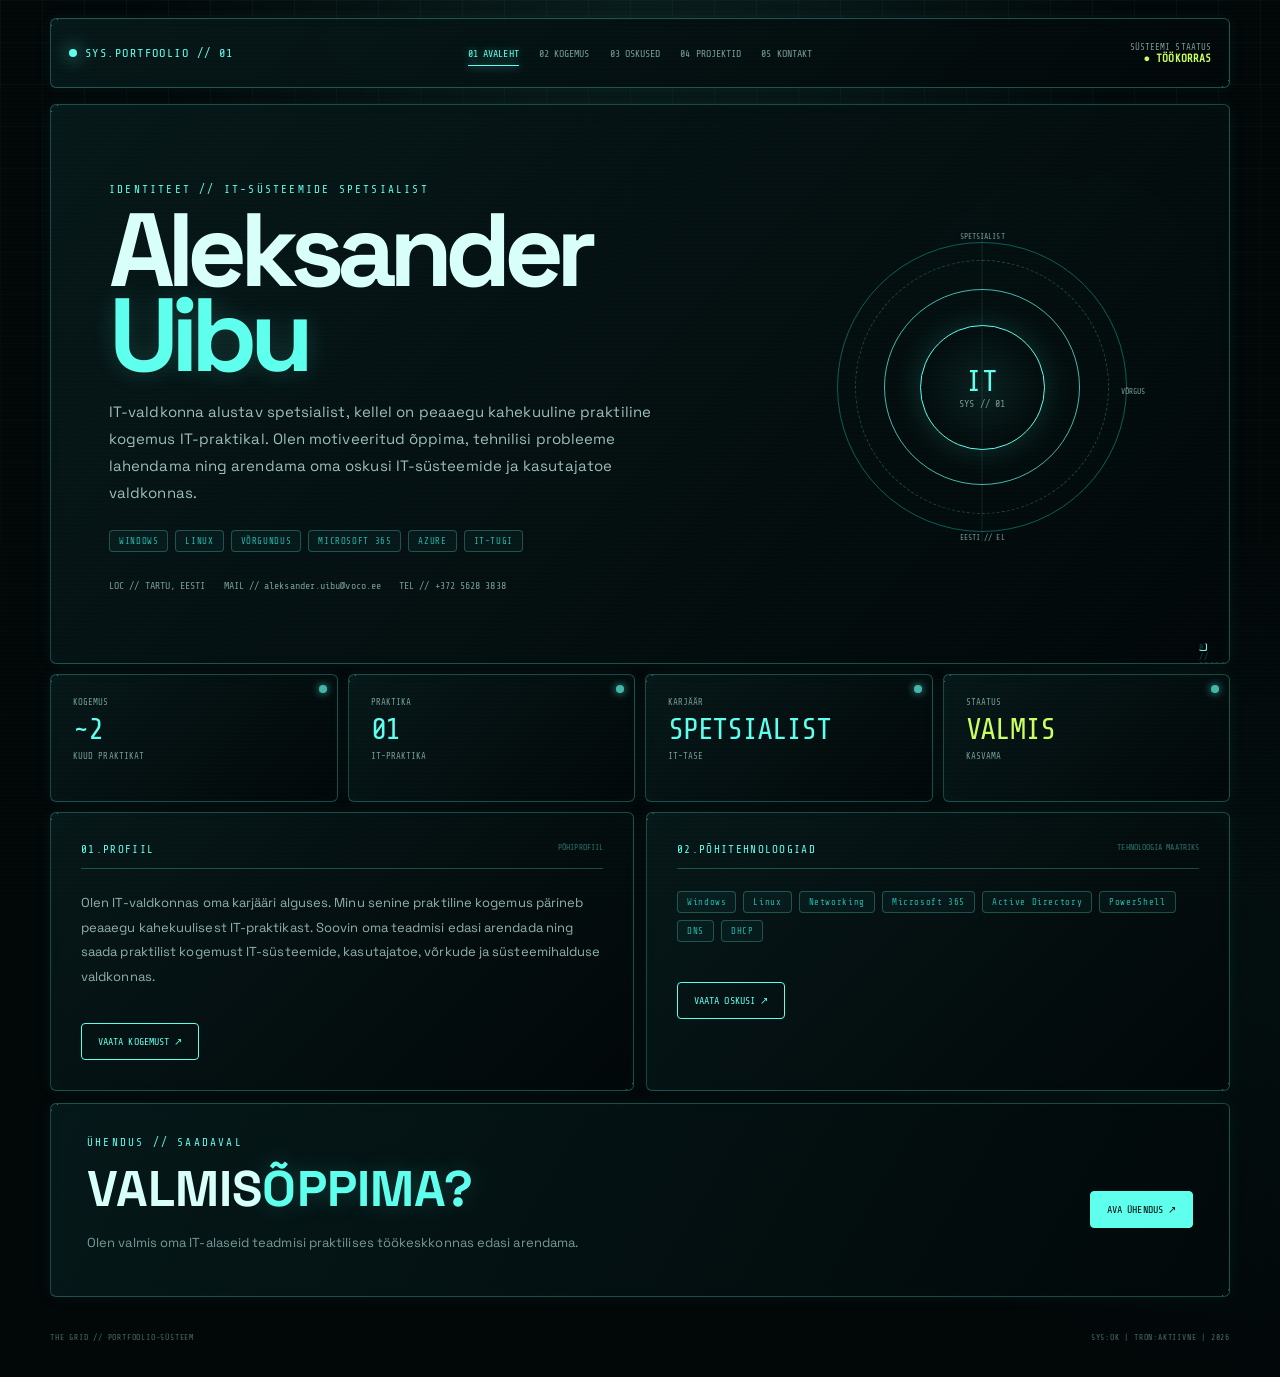
<file: index.html>
<!doctype html>
<html lang="et">
    <head>
        <meta charset="utf-8">
        <meta name="viewport" content="width=device-width, initial-scale=1">
            <title>Aleksander Uibu // IT-süsteemide spetsialist</title>
            <link rel="stylesheet" href="css/style.css">
            <link rel="stylesheet" href="css/gridcn.css">
            <link rel="stylesheet" href="css/responsive.css">
    </head>
    <body>
        <div class="grid-bg"></div>
        <div class="scanlines"></div>
        <header class="site-header hud">
            <a class="logo" href="index.html"><i></i>SYS.PORTFOOLIO // 01 </a>
            <nav class="nav">
                <a class="active" href="index.html">01 AVALEHT</a>
                <a href="experience.html">02 KOGEMUS</a>
                <a href="skills.html">03 OSKUSED</a>
                <a href="projects.html">04 PROJEKTID</a>
                <a href="contact.html">05 KONTAKT</a>
            </nav>
            <div class="system-status">SÜSTEEMI STAATUS<strong>● TÖÖKORRAS</strong></div>
        </header>
        <main class="page">
            <!-- =====================================================
                HERO
            ===================================================== -->
            <section class="hero hud reveal" id="profile">
                <div><div class="eyebrow">IDENTITEET // IT-SÜSTEEMIDE SPETSIALIST</div>
                    <h1>Aleksander<br><span>Uibu</span></h1>
                    <p class="lead">
                        IT-valdkonna alustav spetsialist, kellel on
                        peaaegu kahekuuline praktiline kogemus IT-praktikal.
                        Olen motiveeritud õppima, tehnilisi probleeme lahendama
                        ning arendama oma oskusi IT-süsteemide ja kasutajatoe
                        valdkonnas.
                    </p>
                    <div class="tags">
                        <span class="tag">WINDOWS</span>
                        <span class="tag">LINUX</span>
                        <span class="tag">VÕRGUNDUS</span>
                        <span class="tag">MICROSOFT 365</span>
                        <span class="tag">AZURE</span>
                        <span class="tag">IT-TUGI</span>
                    </div>
                    <div class="contact-strip">
                        <span>LOC // TARTU, EESTI</span>
                        <a href="mailto:uibualeksander@gmail.com">MAIL // aleksander.uibu@voco.ee</a>
                        <a href="tel:+37256283838">TEL // +372 5628 3838</a>
                    </div>
                </div>
                <!-- IDENTITEET DISC -->
                <div class="identity-disc">
                    <div class="disc-ring"></div>
                    <div class="disc-ring dashed"></div>
                    <div class="disc-ring inner"></div>
                    <div class="disc-core">IT<small>SYS // 01</small></div>
                    <span class="disc-label top">SPETSIALIST</span>
                    <span class="disc-label right">VÕRGUS</span>
                    <span class="disc-label bottom">EESTI // EL</span>
                </div>
            </section>
            <!-- =====================================================
                REAL KOGEMUS METRICS
            ===================================================== -->
            <section class="metrics">
                <article class="data-card hud reveal">
                    <span>KOGEMUS</span>
                    <strong>~2</strong>
                    <small>KUUD PRAKTIKAT</small>
                </article>
                <article class="data-card hud reveal">
                    <span>PRAKTIKA</span>
                    <strong>01</strong>
                    <small>IT-PRAKTIKA</small>
                </article>
                <article class="data-card hud reveal">
                    <span>KARJÄÄR</span>
                    <strong>SPETSIALIST</strong>
                    <small>IT-TASE</small>
                </article>
                <article class="data-card hud reveal">
                    <span>STAATUS</span>
                    <strong class="green">VALMIS</strong>
                    <small>KASVAMA</small>
                </article>
            </section>
            <!-- =====================================================
                PROFIIL / STACK
            ===================================================== -->
            <section class="section-grid">
                <article class="panel hud reveal">
                    <div class="section-head">
                        <span>01.PROFIIL</span>
                        <em>PÕHIPROFIIL</em>
                    </div>
                    <p class="body-text">
                        Olen IT-valdkonnas oma karjääri alguses.
                        Minu senine praktiline kogemus pärineb
                        peaaegu kahekuulisest IT-praktikast.

                        Soovin oma teadmisi edasi arendada ning saada
                        praktilist kogemust IT-süsteemide, kasutajatoe,
                        võrkude ja süsteemihalduse valdkonnas.
                    </p>
                    <a class="button secondary" href="experience.html">VAATA KOGEMUST ↗</a>
                </article>
                <article class="panel hud reveal">
                    <div class="section-head">
                        <span>02.PÕHITEHNOLOOGIAD</span>
                        <em>TEHNOLOOGIA MAATRIKS</em>
                    </div>
                    <div class="chip-grid">
                        <span>Windows</span>
                        <span>Linux</span>
                        <span>Networking</span>
                        <span>Microsoft 365</span>
                        <span>Active Directory</span>
                        <span>PowerShell</span>
                        <span>DNS</span>
                        <span>DHCP</span>
                    </div>
                    <a class="button secondary" href="skills.html">VAATA OSKUSI ↗</a>
                </article>
            </section>
            <!-- =====================================================
                CTA
            ===================================================== -->
            <section class="cta hud reveal">
                <div>
                    <div class="eyebrow">ÜHENDUS // SAADAVAL</div>
                    <h2>VALMIS<span>ÕPPIMA?</span></h2>
                    <p>
                        Olen valmis oma IT-alaseid teadmisi
                        praktilises töökeskkonnas edasi arendama.
                    </p>
                </div>
                <a class="button" href="contact.html">AVA ÜHENDUS ↗</a>
            </section>
        </main>
        <footer>
            <span>THE GRID // PORTFOOLIO-SÜSTEEM</span>
            <span>SYS:OK | TRON:AKTIIVNE | 2026</span>
        </footer>
        <script src="js/index.js"></script>
    </body>
</html>
</file>
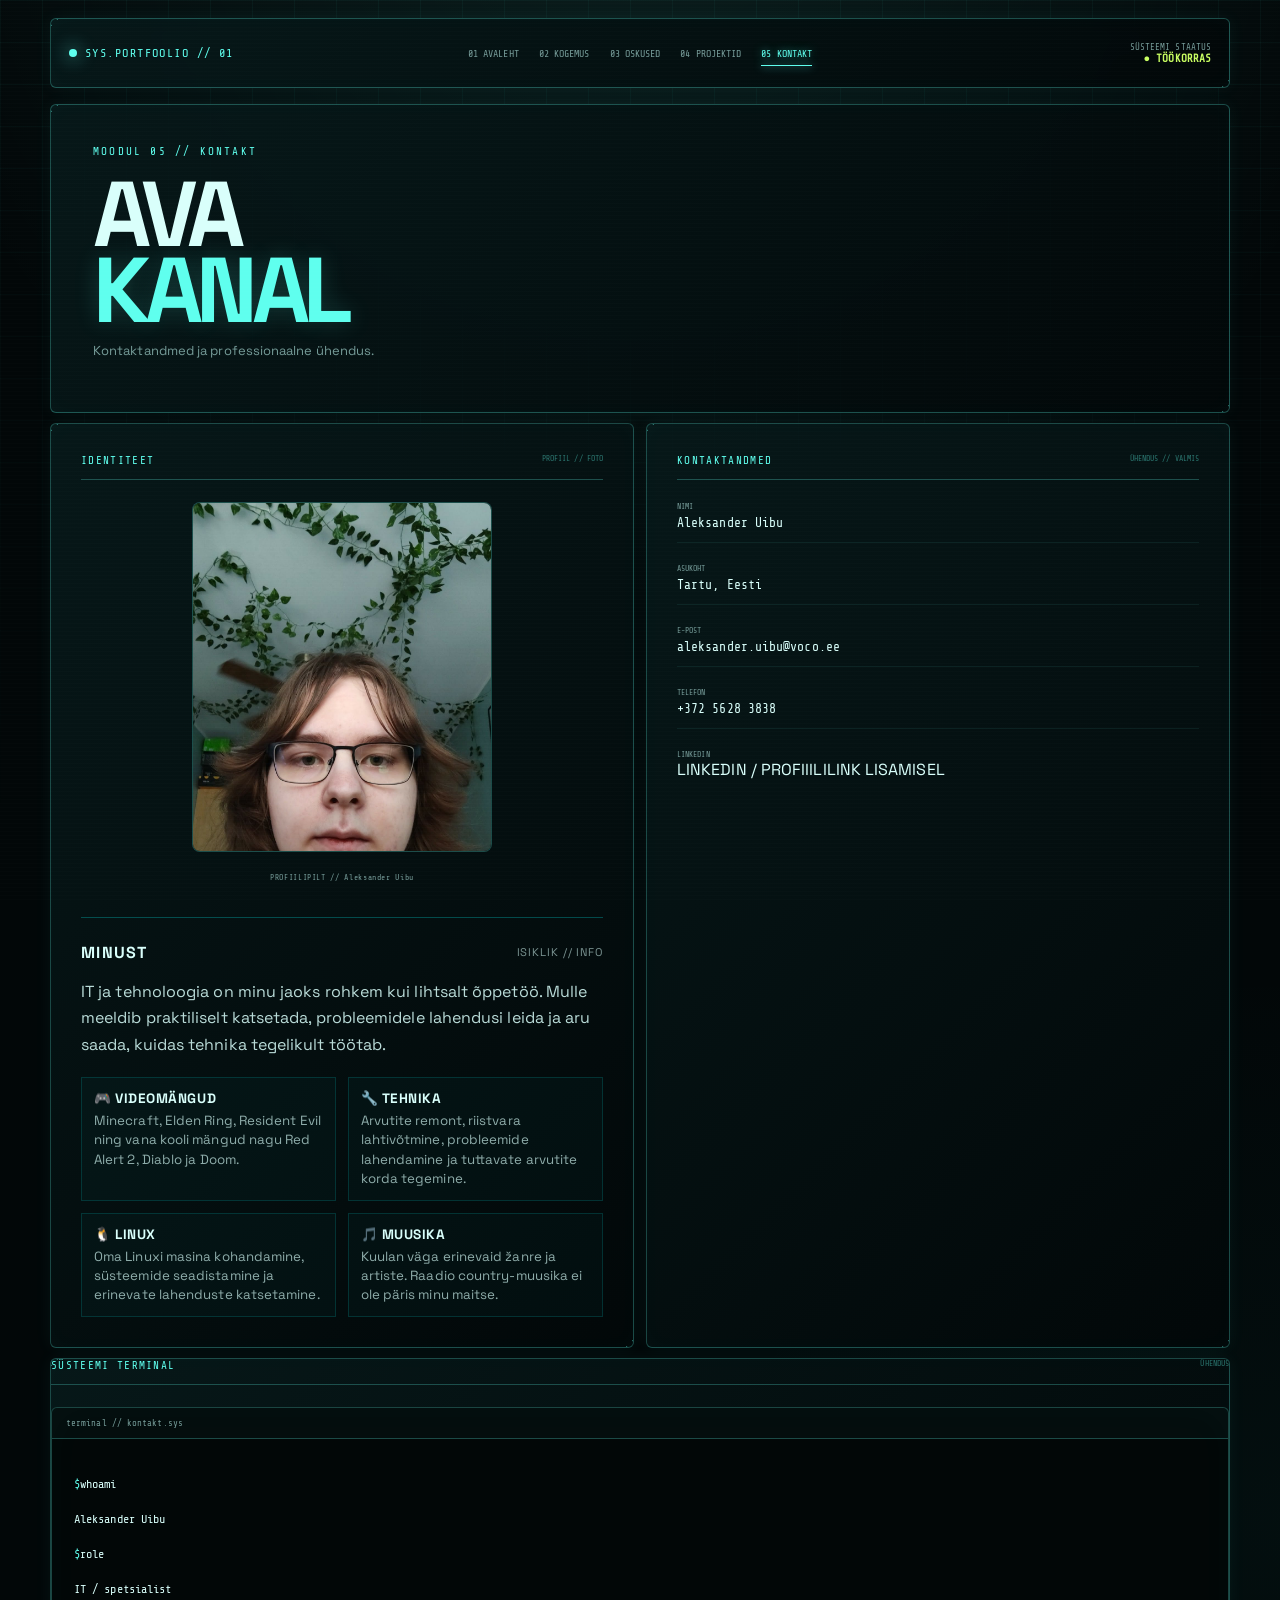
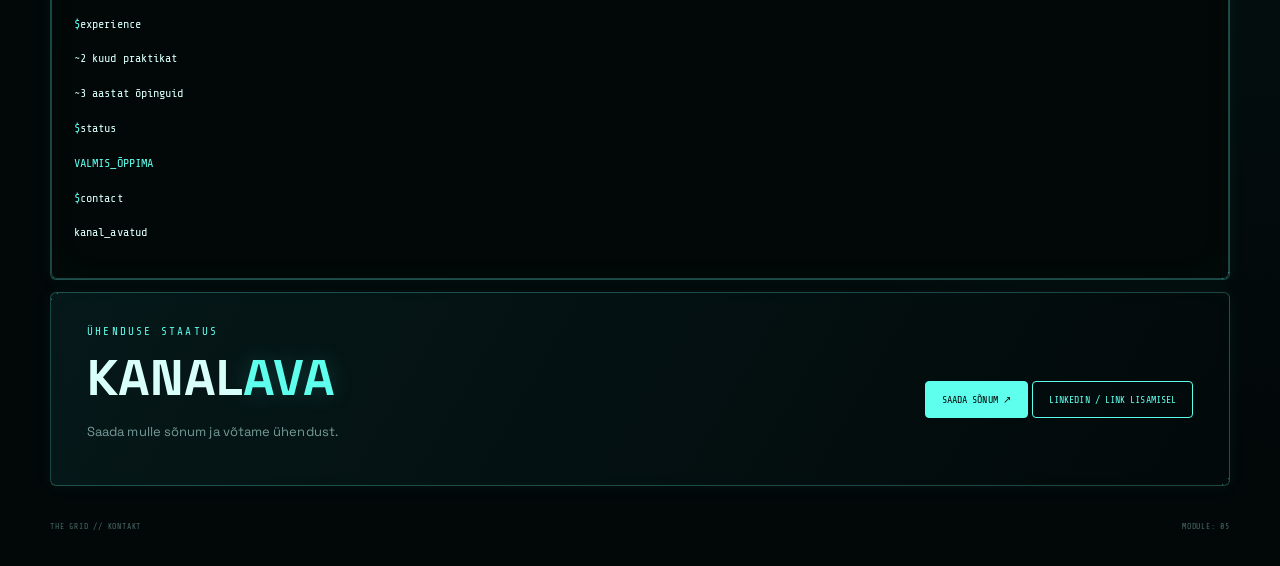
<file: contact.html>
<!doctype html>
<html lang="et">
    <head>
        <meta charset="utf-8">
        <meta name="viewport" content="width=device-width, initial-scale=1">
        <title>Kontakt // Aleksander Uibu</title>
        <link rel="stylesheet" href="css/style.css">
        <link rel="stylesheet" href="css/gridcn.css">
        <link rel="stylesheet" href="css/responsive.css">

        <style>
            /* =====================================================
               MINUST – profiilipildi all
            ===================================================== */

            .about-profile {
                margin-top: 2rem;
                padding-top: 1.5rem;
                border-top: 1px solid rgba(0, 255, 255, 0.25);
            }

            .about-profile-head {
                display: flex;
                justify-content: space-between;
                align-items: center;
                gap: 1rem;
                margin-bottom: 1rem;
            }

            .about-profile-head span {
                font-weight: 700;
                letter-spacing: 0.08em;
            }

            .about-profile-head em {
                font-size: 0.7rem;
                opacity: 0.55;
                font-style: normal;
                letter-spacing: 0.08em;
            }

            .about-profile p {
                margin: 0 0 1.2rem;
                line-height: 1.65;
                opacity: 0.85;
            }

            .hobby-list {
                display: grid;
                grid-template-columns: repeat(2, minmax(0, 1fr));
                gap: 0.7rem;
            }

            .hobby-item {
                padding: 0.75rem;
                border: 1px solid rgba(0, 255, 255, 0.14);
                background: rgba(0, 255, 255, 0.025);
            }

            .hobby-item strong {
                display: block;
                margin-bottom: 0.25rem;
                font-size: 0.85rem;
                letter-spacing: 0.04em;
            }

            .hobby-item small {
                display: block;
                line-height: 1.45;
                opacity: 0.65;
            }

            @media (max-width: 600px) {
                .hobby-list {
                    grid-template-columns: 1fr;
                }

                .about-profile-head {
                    align-items: flex-start;
                    flex-direction: column;
                    gap: 0.35rem;
                }
            }
        </style>
    </head>

    <body>
        <div class="grid-bg"></div>
        <div class="scanlines"></div>

        <header class="site-header hud">
            <a class="logo" href="index.html">
                <i></i>SYS.PORTFOOLIO // 01
            </a>

            <nav class="nav">
                <a href="index.html">01 AVALEHT</a>
                <a href="experience.html">02 KOGEMUS</a>
                <a href="skills.html">03 OSKUSED</a>
                <a href="projects.html">04 PROJEKTID</a>
                <a class="active" href="contact.html">05 KONTAKT</a>
            </nav>

            <div class="system-status">
                SÜSTEEMI STAATUS
                <strong>● TÖÖKORRAS</strong>
            </div>
        </header>

        <main class="page">

            <section class="page-title hud reveal">
                <div class="eyebrow">MOODUL 05 // KONTAKT</div>
                <h1>AVA<br><span>KANAL</span></h1>
                <p>Kontaktandmed ja professionaalne ühendus.</p>
            </section>

            <section class="section-grid">

                <!-- =====================================================
                    PROFIIL FOTO + MINUST
                ===================================================== -->

                <article class="panel hud reveal">
                    <div class="section-head">
                        <span>IDENTITEET</span>
                        <em>PROFIIL // FOTO</em>
                    </div>

                    <div class="profile-photo-wrap">
                        <div class="profile-photo">
                            <img
                                src="images/profile.jpg"
                                alt="Aleksander Uibu profiilipilt"
                                onerror="this.style.display='none';this.parentElement.classList.add('photo-placeholder');"
                            >
                        </div>

                        <small>PROFIILIPILT // Aleksander Uibu</small>
                    </div>

                    <!-- MINUST -->
                    <div class="about-profile">

                        <div class="about-profile-head">
                            <span>MINUST</span>
                            <em>ISIKLIK // INFO</em>
                        </div>

                        <p>
                            IT ja tehnoloogia on minu jaoks rohkem kui lihtsalt õppetöö.
                            Mulle meeldib praktiliselt katsetada, probleemidele lahendusi leida
                            ja aru saada, kuidas tehnika tegelikult töötab.
                        </p>

                        <div class="hobby-list">

                            <div class="hobby-item">
                                <strong>🎮 VIDEOMÄNGUD</strong>
                                <small>
                                    Minecraft, Elden Ring, Resident Evil ning
                                    vana kooli mängud nagu Red Alert 2, Diablo ja Doom.
                                </small>
                            </div>

                            <div class="hobby-item">
                                <strong>🔧 TEHNIKA</strong>
                                <small>
                                    Arvutite remont, riistvara lahtivõtmine,
                                    probleemide lahendamine ja tuttavate arvutite korda tegemine.
                                </small>
                            </div>

                            <div class="hobby-item">
                                <strong>🐧 LINUX</strong>
                                <small>
                                    Oma Linuxi masina kohandamine, süsteemide seadistamine
                                    ja erinevate lahenduste katsetamine.
                                </small>
                            </div>

                            <div class="hobby-item">
                                <strong>🎵 MUUSIKA</strong>
                                <small>
                                    Kuulan väga erinevaid žanre ja artiste.
                                    Raadio country-muusika ei ole päris minu maitse.
                                </small>
                            </div>

                        </div>
                    </div>
                </article>

                <!-- =====================================================
                    KONTAKTANDMED
                ===================================================== -->

                <article class="panel hud reveal">
                    <div class="section-head">
                        <span>KONTAKTANDMED</span>
                        <em>ÜHENDUS // VALMIS</em>
                    </div>

                    <div class="contact-data">

                        <div>
                            <small>NIMI</small>
                            <strong>Aleksander Uibu</strong>
                        </div>

                        <div>
                            <small>ASUKOHT</small>
                            <strong>Tartu, Eesti</strong>
                        </div>

                        <div>
                            <small>E-POST</small>
                            <a href="mailto:aleksander.uibu@voco.ee">
                                aleksander.uibu@voco.ee
                            </a>
                        </div>

                        <div>
                            <small>TELEFON</small>
                            <a href="tel:+37256283838">
                                +372 5628 3838
                            </a>
                        </div>

                        <div>
                            <small>LINKEDIN</small>
                            <span>LINKEDIN / PROFIIILILINK LISAMISEL</span>
                        </div>

                    </div>
                </article>

            </section>

            <!-- =====================================================
                TERMINAL
            ===================================================== -->

            <section class="section hud reveal">

                <div class="section-head">
                    <span>SÜSTEEMI TERMINAL</span>
                    <em>ÜHENDUS</em>
                </div>

                <div class="terminal">

                    <div class="terminal-head">
                        terminal // kontakt.sys
                    </div>

                    <div class="terminal-body">

                        <p><span>$</span>whoami</p>
                        <p>Aleksander Uibu</p>

                        <p><span>$</span>role</p>
                        <p>IT / spetsialist</p>

                        <p><span>$</span>experience</p>
                        <p>~2 kuud praktikat</p>
                        <p>~3 aastat õpinguid</p>

                        <p><span>$</span>status</p>
                        <p class="cyan">VALMIS_ÕPPIMA</p>

                        <p><span>$</span>contact</p>
                        <p>
                            kanal_avatud<span class="cursor"></span>
                        </p>

                    </div>
                </div>

            </section>

            <!-- =====================================================
                CTA
            ===================================================== -->

            <section class="cta hud reveal">

                <div>
                    <div class="eyebrow">ÜHENDUSE STAATUS</div>
                    <h2>KANAL<span>AVA</span></h2>
                    <p>Saada mulle sõnum ja võtame ühendust.</p>
                </div>

                <div class="buttons">

                    <a
                        class="button"
                        href="mailto:aleksander.uibu@voco.ee"
                    >
                        SAADA SÕNUM ↗
                    </a>

                    <span class="button secondary disabled-button">
                        LINKEDIN / LINK LISAMISEL
                    </span>

                </div>

            </section>

        </main>

        <footer>
            <span>THE GRID // KONTAKT</span>
            <span>MODULE: 05</span>
        </footer>

        <script src="js/index.js"></script>

    </body>
</html>
</file>
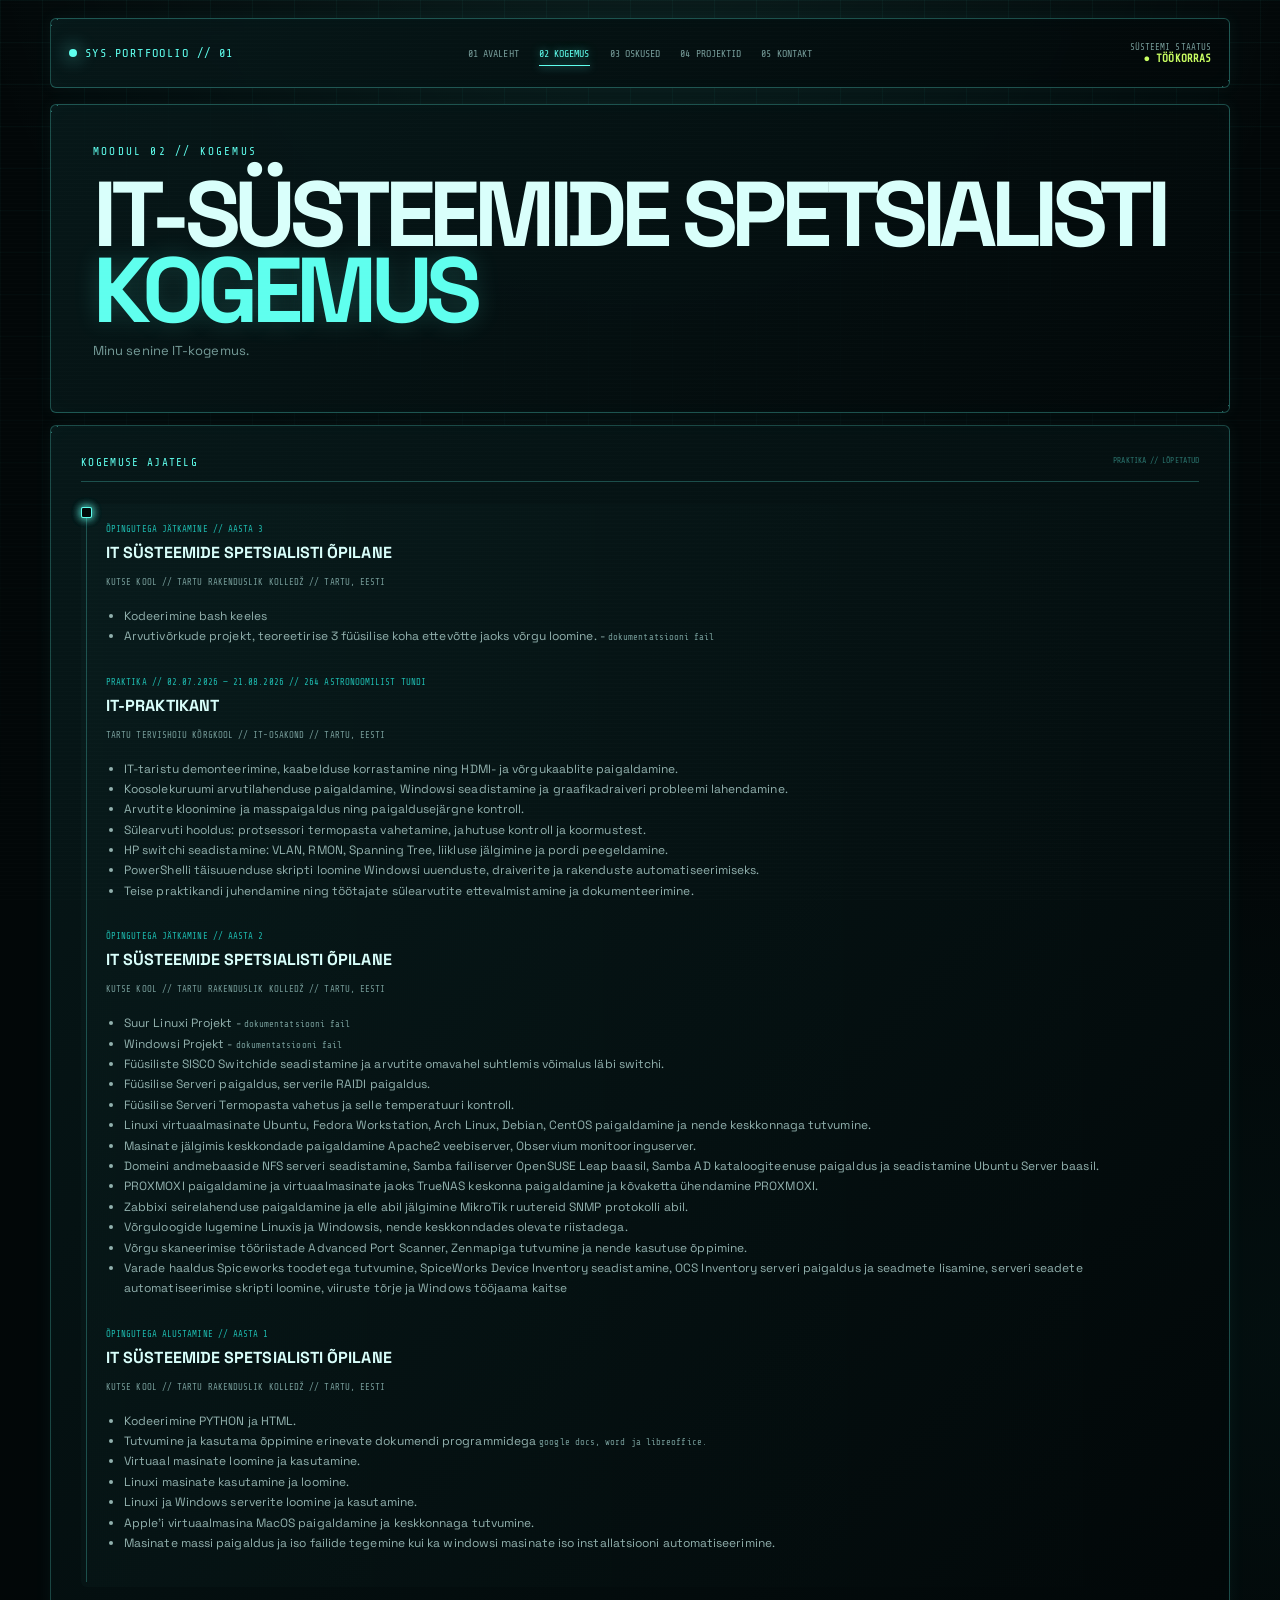
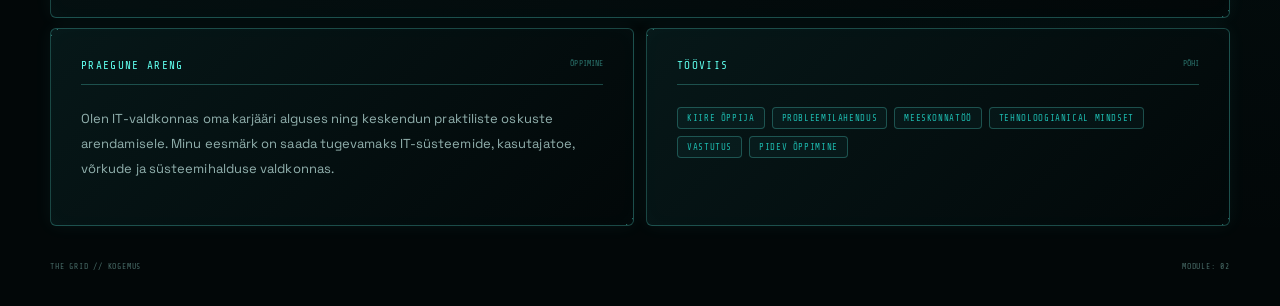
<file: experience.html>
<!doctype html>
<html lang="et">
    <head>
        <meta charset="utf-8">
        <meta name="viewport" content="width=device-width, initial-scale=1">

        <title>Kogemus // Aleksander Uibu</title>

        <link rel="stylesheet" href="css/style.css">
        <link rel="stylesheet" href="css/gridcn.css">
        <link rel="stylesheet" href="css/responsive.css">
    </head>
    <body>
        <div class="grid-bg"></div>
        <div class="scanlines"></div>
        <header class="site-header hud">
            <a class="logo" href="index.html"><i></i>SYS.PORTFOOLIO // 01</a>
            <nav class="nav">
                <a href="index.html">01 AVALEHT</a>
                <a class="active" href="experience.html">02 KOGEMUS</a>
                <a href="skills.html">03 OSKUSED</a>
                <a href="projects.html">04 PROJEKTID</a>
                <a href="contact.html">05 KONTAKT</a>
            </nav>
            <div class="system-status">SÜSTEEMI STAATUS<strong>● TÖÖKORRAS</strong></div>
        </header>
        <main class="page">
            <!-- PAGE TITLE -->
            <section class="page-title hud reveal">
                <div class="eyebrow">MOODUL 02 // KOGEMUS</div>
                <h1>IT-SÜSTEEMIDE SPETSIALISTI<br><span>KOGEMUS</span></h1>
                <p>Minu senine IT-kogemus.</p>
            </section>
            <!-- KOGEMUS -->
            <section class="panel hud reveal">
                <div class="section-head"><span>KOGEMUSE AJATELG</span><em>PRAKTIKA // LÕPETATUD</em></div>
                <div class="timeline"><article>
                    <i></i>
                        <div class="date">ÕPINGUTEGA JÄTKAMINE // AASTA 3</div>
                        <h2>IT SÜSTEEMIDE SPETSIALISTI ÕPILANE</h2><b>KUTSE KOOL // TARTU RAKENDUSLIK KOLLEDŽ // TARTU, EESTI</b>
                            <ul>
                                <li>
                                    Kodeerimine bash keeles
                                </li>
                                <li>
                                    Arvutivõrkude projekt, teoreetirise 3 füüsilise koha ettevõtte jaoks
                                    võrgu loomine. - <a href="" target="_blank"><b>dokumentatsiooni fail</b></a>
                                </li>
                            </ul>
                    <i></i>
                        <div class="date">PRAKTIKA // 02.07.2026 — 21.08.2026 // 264 ASTRONOOMILIST TUNDI</div>
                        <h2>IT-PRAKTIKANT</h2><b>TARTU TERVISHOIU KÕRGKOOL // IT-OSAKOND // TARTU, EESTI</b>
                            <ul>
                                <li>
                                    IT-taristu demonteerimine, kaabelduse
                                    korrastamine ning HDMI- ja võrgukaablite paigaldamine.
                                </li>
                                <li>
                                    Koosolekuruumi arvutilahenduse paigaldamine,
                                    Windowsi seadistamine ja graafikadraiveri probleemi lahendamine.
                                </li>
                                <li>
                                    Arvutite kloonimine ja masspaigaldus ning
                                    paigaldusejärgne kontroll.
                                </li>
                                <li>
                                    Sülearvuti hooldus: protsessori termopasta vahetamine,
                                    jahutuse kontroll ja koormustest.
                                </li>
                                <li>
                                    HP switchi seadistamine: VLAN, RMON, Spanning Tree,
                                    liikluse jälgimine ja pordi peegeldamine.
                                </li>
                                <li>
                                    PowerShelli täisuuenduse skripti loomine Windowsi
                                    uuenduste, draiverite ja rakenduste automatiseerimiseks.
                                </li>
                                <li>
                                    Teise praktikandi juhendamine ning töötajate
                                    sülearvutite ettevalmistamine ja dokumenteerimine.
                                </li>
                            </ul>
                    <i></i>
                        <div class="date">ÕPINGUTEGA JÄTKAMINE // AASTA 2</div>
                        <h2>IT SÜSTEEMIDE SPETSIALISTI ÕPILANE</h2><b>KUTSE KOOL // TARTU RAKENDUSLIK KOLLEDŽ // TARTU, EESTI</b>
                            <ul>
                                <li>
                                    Suur Linuxi Projekt - <a href="https://drive.google.com/file/d/160j5V1tF4jqACdSL1kpwt0kan6jA-vpf/view?usp=sharing" target="_blank"><b>dokumentatsiooni fail</b></a>
                                </li>
                                <li>
                                    Windowsi Projekt - <a href="https://drive.google.com/file/d/1vXtK5lWzfwrt3rY02Hq4j-lLtpcX0sb2/view?usp=sharing" target="_blank"><b>dokumentatsiooni fail</b></a>
                                </li>
                                <li>
                                    Füüsiliste SISCO Switchide seadistamine ja
                                    arvutite omavahel suhtlemis võimalus
                                    läbi switchi.
                                </li>
                                <li>
                                    Füüsilise Serveri paigaldus, serverile 
                                    RAIDI paigaldus.
                                </li>
                                <li>
                                    Füüsilise Serveri Termopasta vahetus
                                    ja selle temperatuuri kontroll.
                                </li>
                                <li>
                                    Linuxi virtuaalmasinate Ubuntu, Fedora Workstation, Arch Linux, Debian, CentOS
                                    paigaldamine ja nende keskkonnaga tutvumine.
                                </li>
                                <li>
                                    Masinate jälgimis keskkondade paigaldamine Apache2 veebiserver,
                                    Observium monitooringuserver.
                                </li>
                                <li>
                                    Domeini andmebaaside NFS serveri seadistamine,
                                    Samba failiserver OpenSUSE Leap baasil,
                                    Samba AD kataloogiteenuse paigaldus ja seadistamine Ubuntu Server baasil.
                                </li>
                                <li>
                                    PROXMOXI paigaldamine ja virtuaalmasinate
                                    jaoks TrueNAS keskonna paigaldamine ja
                                    kõvaketta ühendamine PROXMOXI.
                                </li>
                                <li>
                                    Zabbixi seirelahenduse paigaldamine ja elle abil jälgimine MikroTik ruutereid SNMP protokolli abil.
                                </li>
                                <li>
                                    Võrguloogide lugemine Linuxis ja Windowsis,
                                    nende keskkonndades olevate riistadega.
                                </li>
                                <li>
                                    Võrgu skaneerimise tööriistade Advanced Port Scanner, 
                                    Zenmapiga tutvumine ja
                                    nende kasutuse õppimine.
                                </li>
                                <li>
                                    Varade haaldus Spiceworks toodetega tutvumine,
                                    SpiceWorks Device Inventory seadistamine, 
                                    OCS Inventory serveri paigaldus ja seadmete lisamine,
                                    serveri seadete automatiseerimise skripti loomine,
                                    viiruste tõrje ja Windows tööjaama kaitse
                                </li>
                            </ul>
                    <i></i>
                        <div class="date">ÕPINGUTEGA ALUSTAMINE // AASTA 1</div>
                        <h2>IT SÜSTEEMIDE SPETSIALISTI ÕPILANE</h2><b>KUTSE KOOL // TARTU RAKENDUSLIK KOLLEDŽ // TARTU, EESTI</b>
                            <ul>
                                <li>
                                    Kodeerimine PYTHON ja HTML.
                                </li>
                                <li>
                                    Tutvumine ja kasutama õppimine erinevate dokumendi programmidega <b>google docs, word ja libreoffice.</b>
                                </li>
                                <li>
                                    Virtuaal masinate loomine ja kasutamine.
                                </li>
                                <li>
                                    Linuxi masinate kasutamine ja loomine.
                                </li>
                                <li>
                                    Linuxi ja Windows serverite loomine ja kasutamine.
                                </li>
                                <li>
                                    Apple'i virtuaalmasina MacOS
                                    paigaldamine ja keskkonnaga tutvumine.
                                </li>
                                <li>
                                    Masinate massi paigaldus ja iso failide tegemine
                                    kui ka windowsi masinate iso installatsiooni
                                    automatiseerimine.
                                </li>
                            </ul>    
                </article>
                </div>
            </section>
            <!-- PRAEGUNE ARENG -->
            <section class="section-grid">
                <article class="panel hud reveal">
                    <div class="section-head"><span>PRAEGUNE ARENG</span><em>ÕPPIMINE</em></div>
                    <p class="body-text">
                        Olen IT-valdkonnas oma karjääri alguses ning
                        keskendun praktiliste oskuste arendamisele.
                        Minu eesmärk on saada tugevamaks IT-süsteemide,
                        kasutajatoe, võrkude ja süsteemihalduse valdkonnas.
                    </p>
                </article>
                <article class="panel hud reveal">
                    <div class="section-head"><span>TÖÖVIIS</span><em>PÕHI</em></div>
                    <div class="chip-grid">
                        <span>KIIRE ÕPPIJA</span>
                        <span>PROBLEEMILAHENDUS</span>
                        <span>MEESKONNATÖÖ</span>
                        <span>TEHNOLOOGIANICAL MINDSET</span>
                        <span>VASTUTUS</span>
                        <span>PIDEV ÕPPIMINE</span>
                    </div>
                </article>
            </section>
        </main>
        <footer>
            <span>THE GRID // KOGEMUS</span>
            <span>MODULE: 02</span>
        </footer>
        <script src="js/index.js"></script>
    </body>
</html>
</file>
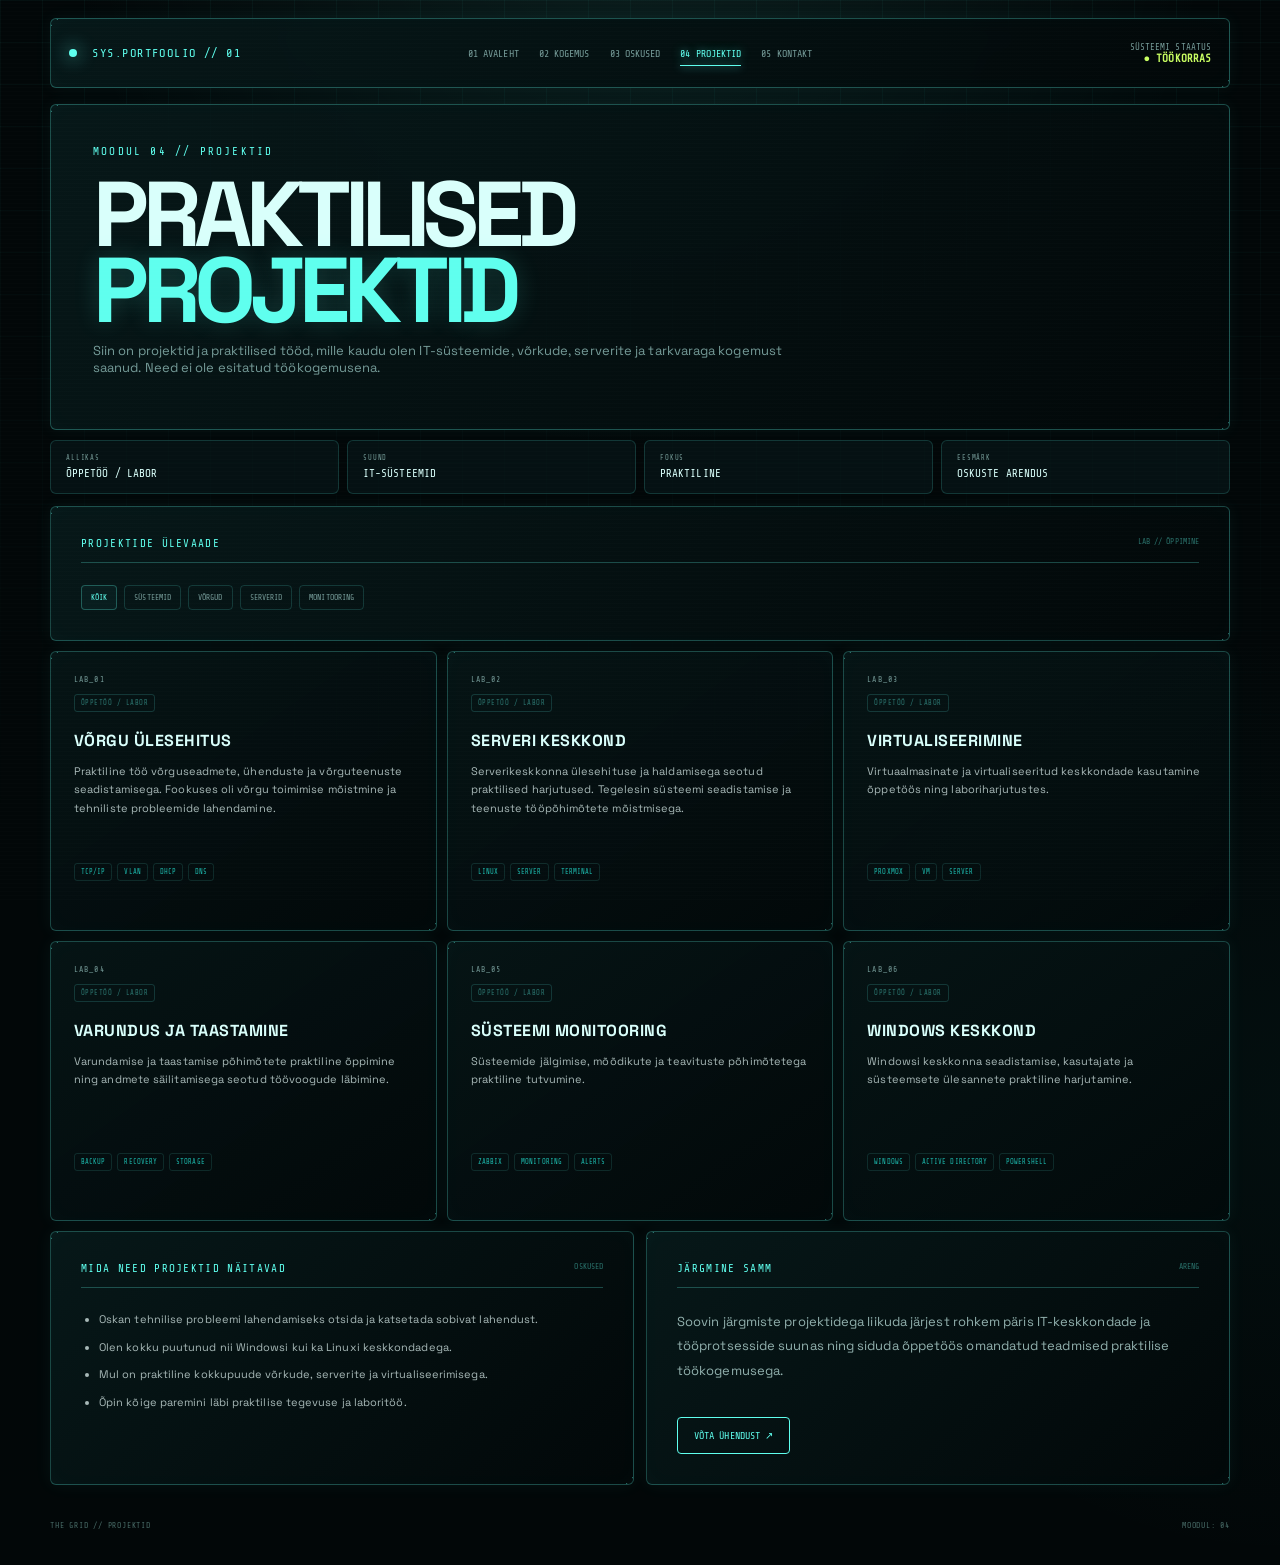
<file: projects.html>
<!doctype html>
<html lang="et">
<head>
<meta charset="utf-8">
<meta name="viewport" content="width=device-width, initial-scale=1">
<title>Projektid // Aleksander Uibu</title>
<link rel="stylesheet" href="css/style.css">
<link rel="stylesheet" href="css/gridcn.css">
<link rel="stylesheet" href="css/responsive.css">
</head>
<body>

<div class="grid-bg"></div>
<div class="scanlines"></div>

<header class="site-header hud">
<a class="logo" href="index.html"><i></i> SYS.PORTFOOLIO // 01</a>
<nav class="nav">
<a href="index.html">01 AVALEHT</a>
<a href="experience.html">02 KOGEMUS</a>
<a href="skills.html">03 OSKUSED</a>
<a class="active" href="projects.html">04 PROJEKTID</a>
<a href="contact.html">05 KONTAKT</a>
</nav>
<div class="system-status">SÜSTEEMI STAATUS<strong>● TÖÖKORRAS</strong></div>
</header>

<main class="page">

<section class="page-title hud reveal">
<div class="eyebrow">MOODUL 04 // PROJEKTID</div>
<h1>PRAKTILISED<br><span>PROJEKTID</span></h1>
<p>
Siin on projektid ja praktilised tööd, mille kaudu olen
IT-süsteemide, võrkude, serverite ja tarkvaraga kogemust saanud.
Need ei ole esitatud töökogemusena.
</p>
</section>

<div class="info-rail reveal">
<div class="info-rail-item"><small>ALLIKAS</small><strong>ÕPPETÖÖ / LABOR</strong></div>
<div class="info-rail-item"><small>SUUND</small><strong>IT-SÜSTEEMID</strong></div>
<div class="info-rail-item"><small>FOKUS</small><strong>PRAKTILINE</strong></div>
<div class="info-rail-item"><small>EESMÄRK</small><strong>OSKUSTE ARENDUS</strong></div>
</div>

<section class="panel hud reveal">
<div class="section-head">
<span>PROJEKTIDE ÜLEVAADE</span>
<em>LAB // ÕPPIMINE</em>
</div>

<div class="project-filter">
<span class="project-filter-active">KÕIK</span>
<span>SÜSTEEMID</span>
<span>VÕRGUD</span>
<span>SERVERID</span>
<span>MONITOORING</span>
</div>
</section>

<section class="projects-grid">

<article class="project hud reveal">
<div class="project-number">LAB_01</div>
<div class="project-status">ÕPPETÖÖ / LABOR</div>
<h2>VÕRGU ÜLESEHITUS</h2>
<p>
Praktiline töö võrguseadmete, ühenduste ja võrguteenuste
seadistamisega. Fookuses oli võrgu toimimise mõistmine ja
tehniliste probleemide lahendamine.
</p>
<div class="project-stack">
<span>TCP/IP</span><span>VLAN</span><span>DHCP</span><span>DNS</span>
</div>
</article>

<article class="project hud reveal">
<div class="project-number">LAB_02</div>
<div class="project-status">ÕPPETÖÖ / LABOR</div>
<h2>SERVERI KESKKOND</h2>
<p>
Serverikeskkonna ülesehituse ja haldamisega seotud praktilised
harjutused. Tegelesin süsteemi seadistamise ja teenuste
tööpõhimõtete mõistmisega.
</p>
<div class="project-stack">
<span>LINUX</span><span>SERVER</span><span>TERMINAL</span>
</div>
</article>

<article class="project hud reveal">
<div class="project-number">LAB_03</div>
<div class="project-status">ÕPPETÖÖ / LABOR</div>
<h2>VIRTUALISEERIMINE</h2>
<p>
Virtuaalmasinate ja virtualiseeritud keskkondade kasutamine
õppetöös ning laboriharjutustes.
</p>
<div class="project-stack">
<span>PROXMOX</span><span>VM</span><span>SERVER</span>
</div>
</article>

<article class="project hud reveal">
<div class="project-number">LAB_04</div>
<div class="project-status">ÕPPETÖÖ / LABOR</div>
<h2>VARUNDUS JA TAASTAMINE</h2>
<p>
Varundamise ja taastamise põhimõtete praktiline õppimine ning
andmete säilitamisega seotud töövoogude läbimine.
</p>
<div class="project-stack">
<span>BACKUP</span><span>RECOVERY</span><span>STORAGE</span>
</div>
</article>

<article class="project hud reveal">
<div class="project-number">LAB_05</div>
<div class="project-status">ÕPPETÖÖ / LABOR</div>
<h2>SÜSTEEMI MONITOORING</h2>
<p>
Süsteemide jälgimise, mõõdikute ja teavituste põhimõtetega
praktiline tutvumine.
</p>
<div class="project-stack">
<span>ZABBIX</span><span>MONITORING</span><span>ALERTS</span>
</div>
</article>

<article class="project hud reveal">
<div class="project-number">LAB_06</div>
<div class="project-status">ÕPPETÖÖ / LABOR</div>
<h2>WINDOWS KESKKOND</h2>
<p>
Windowsi keskkonna seadistamise, kasutajate ja süsteemsete
ülesannete praktiline harjutamine.
</p>
<div class="project-stack">
<span>WINDOWS</span><span>ACTIVE DIRECTORY</span><span>POWERSHELL</span>
</div>
</article>

</section>

<section class="section-grid">

<article class="panel hud reveal">
<div class="section-head">
<span>MIDA NEED PROJEKTID NÄITAVAD</span>
<em>OSKUSED</em>
</div>
<ul class="project-evidence">
<li>Oskan tehnilise probleemi lahendamiseks otsida ja katsetada sobivat lahendust.</li>
<li>Olen kokku puutunud nii Windowsi kui ka Linuxi keskkondadega.</li>
<li>Mul on praktiline kokkupuude võrkude, serverite ja virtualiseerimisega.</li>
<li>Õpin kõige paremini läbi praktilise tegevuse ja laboritöö.</li>
</ul>
</article>

<article class="panel hud reveal">
<div class="section-head">
<span>JÄRGMINE SAMM</span>
<em>ARENG</em>
</div>
<p class="body-text">
Soovin järgmiste projektidega liikuda järjest rohkem päris
IT-keskkondade ja tööprotsesside suunas ning siduda õppetöös
omandatud teadmised praktilise töökogemusega.
</p>
<a class="button secondary" href="contact.html">VÕTA ÜHENDUST ↗</a>
</article>

</section>

</main>

<footer>
<span>THE GRID // PROJEKTID</span>
<span>MOODUL: 04</span>
</footer>

<script src="js/index.js"></script>
</body>
</html>
</file>
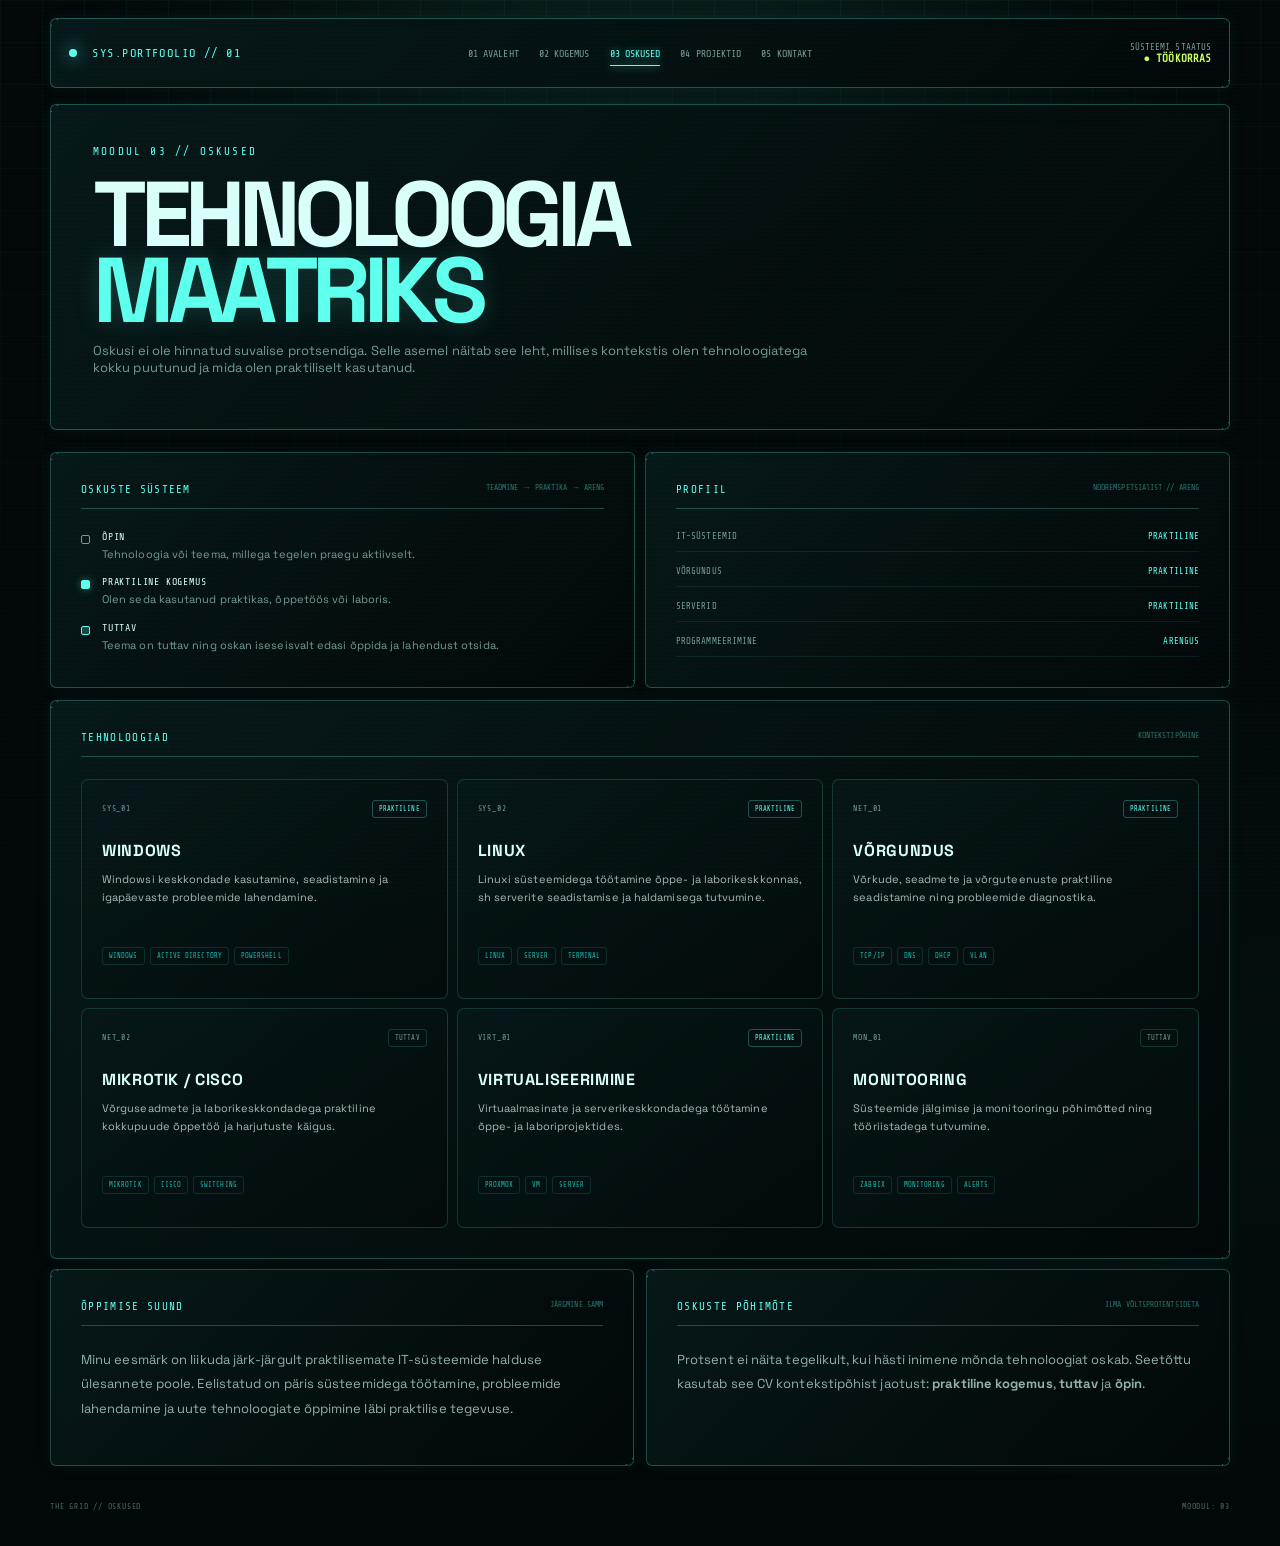
<file: skills.html>
<!doctype html><html lang="et"><head><meta charset="utf-8"><meta name="viewport" content="width=device-width,initial-scale=1"><title>Oskused // Aleksander Uibu</title><link rel="stylesheet" href="css/style.css"><link rel="stylesheet" href="css/gridcn.css"><link rel="stylesheet" href="css/responsive.css"></head><body><div class="grid-bg"></div><div class="scanlines"></div>
<header class="site-header hud"><a class="logo" href="index.html"><i></i> SYS.PORTFOOLIO // 01</a><nav class="nav"><a href="index.html">01 AVALEHT</a><a href="experience.html">02 KOGEMUS</a><a class="active" href="skills.html">03 OSKUSED</a><a href="projects.html">04 PROJEKTID</a><a href="contact.html">05 KONTAKT</a></nav><div class="system-status">SÜSTEEMI STAATUS<strong>● TÖÖKORRAS</strong></div></header>
<main class="page">
<section class="page-title hud reveal"><div class="eyebrow">MOODUL 03 // OSKUSED</div><h1>TEHNOLOOGIA<br><span>MAATRIKS</span></h1><p>Oskusi ei ole hinnatud suvalise protsendiga. Selle asemel näitab see leht, millises kontekstis olen tehnoloogiatega kokku puutunud ja mida olen praktiliselt kasutanud.</p></section>
<section class="skills-intro">
<article class="panel hud reveal"><div class="section-head"><span>OSKUSTE SÜSTEEM</span><em>TEADMINE → PRAKTIKA → ARENG</em></div><div class="skill-levels">
<div class="skill-level"><span class="level-dot learning"></span><div><strong>ÕPIN</strong><small>Tehnoloogia või teema, millega tegelen praegu aktiivselt.</small></div></div>
<div class="skill-level"><span class="level-dot practical"></span><div><strong>PRAKTILINE KOGEMUS</strong><small>Olen seda kasutanud praktikas, õppetöös või laboris.</small></div></div>
<div class="skill-level"><span class="level-dot familiar"></span><div><strong>TUTTAV</strong><small>Teema on tuttav ning oskan iseseisvalt edasi õppida ja lahendust otsida.</small></div></div>
</div></article>
<article class="panel hud reveal"><div class="section-head"><span>PROFIIL</span><em>NOOREMSPETSIAlIST // ARENG</em></div><div class="skill-profile">
<div class="profile-line"><span>IT-SÜSTEEMID</span><strong>PRAKTILINE</strong></div><div class="profile-line"><span>VÕRGUNDUS</span><strong>PRAKTILINE</strong></div><div class="profile-line"><span>SERVERID</span><strong>PRAKTILINE</strong></div><div class="profile-line"><span>PROGRAMMEERIMINE</span><strong>ARENGUS</strong></div>
</div></article></section>
<section class="panel hud reveal"><div class="section-head"><span>TEHNOLOOGIAD</span><em>KONTEKSTIPÕHINE</em></div><div class="technology-matrix">
<div class="technology-card"><div class="tech-top"><span class="tech-code">SYS_01</span><span class="skill-badge practical">PRAKTILINE</span></div><h2>WINDOWS</h2><p>Windowsi keskkondade kasutamine, seadistamine ja igapäevaste probleemide lahendamine.</p><div class="tech-tags"><span>WINDOWS</span><span>ACTIVE DIRECTORY</span><span>POWERSHELL</span></div></div>
<div class="technology-card"><div class="tech-top"><span class="tech-code">SYS_02</span><span class="skill-badge practical">PRAKTILINE</span></div><h2>LINUX</h2><p>Linuxi süsteemidega töötamine õppe- ja laborikeskkonnas, sh serverite seadistamise ja haldamisega tutvumine.</p><div class="tech-tags"><span>LINUX</span><span>SERVER</span><span>TERMINAL</span></div></div>
<div class="technology-card"><div class="tech-top"><span class="tech-code">NET_01</span><span class="skill-badge practical">PRAKTILINE</span></div><h2>VÕRGUNDUS</h2><p>Võrkude, seadmete ja võrguteenuste praktiline seadistamine ning probleemide diagnostika.</p><div class="tech-tags"><span>TCP/IP</span><span>DNS</span><span>DHCP</span><span>VLAN</span></div></div>
<div class="technology-card"><div class="tech-top"><span class="tech-code">NET_02</span><span class="skill-badge familiar">TUTTAV</span></div><h2>MIKROTIK / CISCO</h2><p>Võrguseadmete ja laborikeskkondadega praktiline kokkupuude õppetöö ja harjutuste käigus.</p><div class="tech-tags"><span>MIKROTIK</span><span>CISCO</span><span>SWITCHING</span></div></div>
<div class="technology-card"><div class="tech-top"><span class="tech-code">VIRT_01</span><span class="skill-badge practical">PRAKTILINE</span></div><h2>VIRTUALISEERIMINE</h2><p>Virtuaalmasinate ja serverikeskkondadega töötamine õppe- ja laboriprojektides.</p><div class="tech-tags"><span>PROXMOX</span><span>VM</span><span>SERVER</span></div></div>
<div class="technology-card"><div class="tech-top"><span class="tech-code">MON_01</span><span class="skill-badge familiar">TUTTAV</span></div><h2>MONITOORING</h2><p>Süsteemide jälgimise ja monitooringu põhimõtted ning tööriistadega tutvumine.</p><div class="tech-tags"><span>ZABBIX</span><span>MONITORING</span><span>ALERTS</span></div></div>
</div></section>
<section class="section-grid"><article class="panel hud reveal"><div class="section-head"><span>ÕPPIMISE SUUND</span><em>JÄRGMINE SAMM</em></div><p class="body-text">Minu eesmärk on liikuda järk-järgult praktilisemate IT-süsteemide halduse ülesannete poole. Eelistatud on päris süsteemidega töötamine, probleemide lahendamine ja uute tehnoloogiate õppimine läbi praktilise tegevuse.</p></article><article class="panel hud reveal"><div class="section-head"><span>OSKUSTE PÕHIMÕTE</span><em>ILMA VÕLTSPROTENTSIDETA</em></div><p class="body-text">Protsent ei näita tegelikult, kui hästi inimene mõnda tehnoloogiat oskab. Seetõttu kasutab see CV kontekstipõhist jaotust: <strong>praktiline kogemus</strong>, <strong>tuttav</strong> ja <strong>õpin</strong>.</p></article></section>
</main><footer><span>THE GRID // OSKUSED</span><span>MOODUL: 03</span></footer><script src="js/index.js"></script></body></html>
</file>
<file: css/style.css>
@import url('https://fonts.googleapis.com/css2?family=Share+Tech+Mono&family=Space+Grotesk:wght@400;500;600;700&display=swap');
:root{--bg:#020708;--panel:rgba(5,18,19,.9);--cyan:#5fffee;--cyan2:#1db9ae;--cyan3:#0b5e59;--text:#d9fffb;--muted:#759b98;--green:#c9ff62;--border:rgba(95,255,238,.25);--strong:rgba(95,255,238,.7)}
*{box-sizing:border-box}html{scroll-behavior:smooth}body{margin:0;min-height:100vh;background:radial-gradient(circle at 50% -10%,rgba(40,180,170,.15),transparent 35%),#020708;color:var(--text);font-family:"Space Grotesk",sans-serif}a{color:inherit;text-decoration:none}.grid-bg{position:fixed;inset:0;z-index:0;pointer-events:none;background-image:linear-gradient(rgba(95,255,238,.055) 1px,transparent 1px),linear-gradient(90deg,rgba(95,255,238,.055) 1px,transparent 1px);background-size:45px 45px;mask-image:linear-gradient(to bottom,#000,transparent)}.scanlines{position:fixed;inset:0;z-index:50;pointer-events:none;opacity:.025;background:repeating-linear-gradient(to bottom,transparent 0,transparent 3px,#fff 4px)}.page,footer,.site-header{position:relative;z-index:2;width:min(1180px,calc(100% - 30px));margin-inline:auto}.hud{position:relative;border:1px solid var(--border);background:linear-gradient(135deg,rgba(7,25,26,.94),rgba(2,8,9,.94));box-shadow:0 0 25px rgba(52,241,225,.08);clip-path: none;}.hud:before,.hud:after{content:"";position:absolute;width:35px;height:8px}.hud:before{left:-1px;top:-1px;border-left:2px solid var(--cyan);border-top:2px solid var(--cyan)}.hud:after{right:-1px;bottom:-1px;border-right:2px solid var(--cyan);border-bottom:2px solid var(--cyan)}
.site-header{margin-top:18px;min-height:70px;padding:14px 20px;display:grid;grid-template-columns:1fr auto 1fr;align-items:center;gap:20px}.logo{font:13px "Share Tech Mono";letter-spacing:.12em;color:var(--cyan)}.logo i{display:inline-block;width:8px;height:8px;border-radius:50%;background:var(--cyan);box-shadow:0 0 18px var(--cyan);margin-right:8px}.nav{display:flex;justify-content:center;flex-wrap:wrap;gap:16px;font:10px "Share Tech Mono";color:var(--muted)}.nav a:hover,.nav .active{color:var(--cyan);text-shadow:0 0 8px rgba(95,255,238,.5)}.system-status{text-align:right;color:var(--muted);font:9px "Share Tech Mono"}.system-status strong{display:block;color:var(--green);font-size:11px}.hero{margin-top:22px;min-height:520px;padding:60px;display:grid;grid-template-columns:1fr 340px;align-items:center;gap:40px}.eyebrow{font:11px "Share Tech Mono";letter-spacing:.2em;color:var(--cyan)}h1{font-size:clamp(58px,9vw,110px);line-height:.83;letter-spacing:-.07em;margin:18px 0 25px}h1 span,h2 span{color:var(--cyan);text-shadow:0 0 25px rgba(95,255,238,.18)}.lead{max-width:650px;color:#9dbeba;font-size:16px;line-height:1.7}.tags{display:flex;flex-wrap:wrap;gap:7px;margin-top:24px}.tag,.chip-grid span{padding:5px 9px;border:1px solid var(--border);color:var(--cyan2);background:rgba(95,255,238,.035);font:9px "Share Tech Mono";letter-spacing:.07em}.tag:hover{border-color:var(--cyan);color:var(--cyan)}.contact-strip{display:flex;flex-wrap:wrap;gap:18px;margin-top:28px;color:var(--muted);font:10px "Share Tech Mono"}.contact-strip a:hover{color:var(--cyan)}
.identity-disc{position:relative;width:280px;height:280px;margin:auto;display:grid;place-items:center}.disc-ring{position:absolute;inset:10px;border:1px solid var(--cyan3);border-radius:50%}.disc-ring.dashed{inset:28px;border-color:var(--border);border-style:dashed;animation:rotate 20s linear infinite}.disc-ring.inner{inset:57px;border-color:var(--strong)}.disc-core{width:115px;height:115px;border:1px solid var(--cyan);border-radius:50%;display:grid;place-content:center;text-align:center;color:var(--cyan);font:29px "Share Tech Mono";box-shadow:0 0 30px rgba(95,255,238,.15)}.disc-core small{font-size:10px;color:var(--muted)}.disc-label{position:absolute;color:var(--muted);font:8px "Share Tech Mono"}.disc-label.top{top:0}.disc-label.right{right:-8px;top:50%}.disc-label.bottom{bottom:0}
.metrics{display:grid;grid-template-columns:repeat(4,1fr);gap:12px;margin-top:12px}.data-card{padding:22px}.data-card span,.data-card small{display:block;color:var(--muted);font:9px "Share Tech Mono"}.data-card strong{display:block;margin:5px 0;color:var(--cyan);font:34px "Share Tech Mono"}.green{color:var(--green)!important}.section-grid{display:grid;grid-template-columns:1fr 1fr;gap:12px;margin-top:12px}.panel{padding:28px;margin-top:12px}.section-grid .panel{margin-top:0}.section-head{display:flex;justify-content:space-between;border-bottom:1px solid var(--border);padding-bottom:15px;margin-bottom:25px;color:var(--cyan);font:11px "Share Tech Mono"}.section-head em{color:var(--muted);font-style:normal;font-size:8px}.body-text{color:#92b1ae;font-size:13px;line-height:1.8}.button{display:inline-block;margin-top:20px;padding:12px 16px;border:1px solid var(--cyan);background:var(--cyan);color:#020708;font:10px "Share Tech Mono"}.button.secondary{background:transparent;color:var(--cyan)}.button:hover{box-shadow:0 0 22px rgba(95,255,238,.3)}.chip-grid{display:flex;flex-wrap:wrap;gap:7px;margin-bottom:20px}.chip-grid.large span{padding:8px 11px}.cta{margin-top:12px;padding:35px;display:flex;justify-content:space-between;align-items:center;gap:25px}.cta h2{font-size:clamp(28px,5vw,50px);margin:8px 0}.cta p,.page-title p{color:var(--muted);font-size:13px}.page-title{margin-top:22px;padding:42px}.page-title h1{margin-bottom:12px}.timeline{position:relative}.timeline:before{content:"";position:absolute;left:5px;top:5px;bottom:5px;width:1px;background:var(--border)}.timeline article{position:relative;padding:0 0 40px 30px}.timeline article:last-child{padding-bottom:0}.timeline article i{position:absolute;left:0;top:3px;width:11px;height:11px;border:1px solid var(--cyan);background:var(--bg);box-shadow:0 0 10px rgba(95,255,238,.4)}.date{color:var(--cyan2);font:9px "Share Tech Mono"}.timeline h2,.project h2{font-size:16px;margin:6px 0}.timeline b{color:var(--muted);font:9px "Share Tech Mono"}.timeline ul{padding-left:18px;color:#92b1ae;font-size:12px;line-height:1.7}.skill{margin-bottom:20px}.skill>div:first-child{display:flex;justify-content:space-between;font:9px "Share Tech Mono";color:#a9c9c5}.skill b{color:var(--cyan)}.bar{height:5px!important;margin-top:7px;background:rgba(95,255,238,.07)}.bar i{display:block;height:100%;background:var(--cyan);box-shadow:0 0 12px rgba(95,255,238,.65)}.projects{display:grid;grid-template-columns:repeat(2,1fr);gap:12px;margin-top:12px}.project{padding:25px}.project small{font:9px "Share Tech Mono";color:var(--muted)}.project p{color:#8facaa;font-size:12px;line-height:1.7}.radar{width:270px;height:270px;position:relative;margin:20px auto;border:1px solid var(--border);border-radius:50%;background:radial-gradient(circle,transparent 19%,rgba(95,255,238,.04) 20%,transparent 21%,transparent 39%,rgba(95,255,238,.04) 40%,transparent 41%,transparent 59%,rgba(95,255,238,.04) 60%,transparent 61%)}.radar:before,.radar:after{content:"";position:absolute;background:var(--border)}.radar:before{left:50%;top:0;bottom:0;width:1px}.radar:after{top:50%;left:0;right:0;height:1px}.radar-shape{position:absolute;inset:47px;border-radius: 6px;background:rgba(95,255,238,.12);border:1px solid var(--cyan)}.radar-label{position:absolute;font:8px "Share Tech Mono";color:var(--muted)}.radar-label.a{top:-17px;left:40%}.radar-label.b{right:-35px;top:45%}.radar-label.c{left:35%;bottom:-17px}.radar-label.d{left:-25px;top:65%}.radar-label.e{left:-20px;top:20%}.terminal{border:1px solid var(--border);background:#020707;box-shadow:inset 0 0 40px rgba(95,255,238,.025)}.terminal-head{padding:10px 14px;border-bottom:1px solid var(--border);color:var(--muted);font:9px "Share Tech Mono"}.terminal-body{padding:22px;font:12px/1.9 "Share Tech Mono";min-height:250px}.terminal-body span{color:var(--cyan)}.terminal-body .cyan{color:var(--cyan)}.cursor{display:inline-block;width:7px;height:13px;background:var(--cyan);animation:blink 1s steps(1) steps(1) infinite}.contact-data{display:grid;gap:19px}.contact-data small{display:block;color:var(--muted);font:8px "Share Tech Mono"}.contact-data strong,.contact-data a{display:block;margin-top:4px;font:13px "Share Tech Mono";color:var(--text)}.contact-data a:hover{color:var(--cyan)}footer{display:flex;justify-content:space-between;padding:22px 0 35px;color:#486b67;font:8px "Share Tech Mono";letter-spacing:.1em}
@keyframes rotate{to{transform:rotate(360deg)}}@keyframes blink{50%{opacity:0}}.reveal{opacity:0;transform:translateY(12px);transition:opacity .7s ease,transform .7s ease}.reveal.visible{opacity:1;transform:none}

/* =========================================================
   PROFILE PHOTO // CONTACT
========================================================= */

.profile-photo-wrap {
    text-align: center;
}

.profile-photo {
    position: relative;

    width: 300px;
    height: 350px;

    margin: 0 auto 12px;

    overflow: hidden;

    border: 1px solid var(--border);

    background:
        radial-gradient(
            circle,
            rgba(95,255,238,.08),
            transparent 65%
        );

    display: grid;

    place-items: center;

    border-radius: 6px;
}

.profile-photo img {
    width: 100%;
    height: 100%;

    object-fit: cover;

    display: block;
}

.profile-photo span {
    position: absolute;

    color: var(--cyan3);

    font-family: "Share Tech Mono", monospace;

    font-size: 12px;

    line-height: 1.5;

    letter-spacing: .15em;

    text-align: center;
}

.profile-photo-wrap small {
    color: var(--muted);

    font-family: "Share Tech Mono", monospace;

    font-size: 8px;

    letter-spacing: .08em;
}

.profile-photo.photo-placeholder {
    border-color: var(--cyan3);

    box-shadow:
        inset 0 0 30px rgba(95,255,238,.04),
        0 0 20px rgba(95,255,238,.04);
}


/* =========================================================
   JUNIOR / INTERNSHIP STATUS
========================================================= */

.junior-status {
    color: var(--green) !important;
}


/* =========================================================
   EXPERIENCE EMPTY / BEGINNER STATE
========================================================= */

.experience-note {
    color: var(--muted);

    font-size: 12px;

    line-height: 1.7;

    border-left: 1px solid var(--cyan3);

    padding-left: 16px;

    margin-top: 20px;
}
/* =========================================================
   GRIDCN ROUND HUD SYSTEM
   Rectangular components with subtle rounded corners.
   HUD accents remain decorative instead of cutting the card.
========================================================= */

.hud {
    border-radius: 6px !important;
    clip-path: none !important;
    overflow: hidden;
}

.hud::before,
.hud::after {
    width: 7px !important;
    height: 7px !important;
    pointer-events: none;
}

.hud::before {
    border-left: 1px solid var(--cyan) !important;
    border-top: 1px solid var(--cyan) !important;
    border-radius: 5px 0 0 0;
}

.hud::after {
    border-right: 1px solid var(--cyan) !important;
    border-bottom: 1px solid var(--cyan) !important;
    border-radius: 0 0 5px 0;
}

/* Small HUD corner marks for nested cards */
.panel,
.data-card,
.project,
.terminal {
    border-radius: 6px;
}

.panel:hover,
.data-card:hover,
.project:hover {
    border-color: var(--border-strong, rgba(95,255,238,.7));
}

/* Keep images rectangular but softly rounded */
.profile-photo {
    border-radius: 6px !important;
    clip-path: none !important;
}

/* Buttons and tags should follow the same geometry */
.button,
.tag,
.chip-grid span {
    border-radius: 4px;
}

/* More restrained Tron glow */
.hud {
    box-shadow:
        0 0 18px rgba(95,255,238,.055),
        inset 0 0 20px rgba(95,255,238,.018);
}

/* FINAL GRIDCN GEOMETRY */
.hud,.panel,.data-card,.project,.terminal,.page-title,.cta{border-radius:6px!important;clip-path:none!important;}

/* FINAL COMPONENT GEOMETRY */
.hud,.panel,.data-card,.project,.terminal,.page-title,.cta{
  border-radius:6px;
  clip-path:none;
}
.hud{
  overflow:hidden;
}
.button,.tag,.chip-grid span{
  border-radius:4px;
}

/* =========================================================
   DESIGN V2 — GRIDCN / PROFESSIONAL CV SYSTEM
   Rounded rectangular HUD components, restrained glow,
   clearer hierarchy and stronger CV readability.
========================================================= */

:root{
    --radius-xs:3px;
    --radius-sm:5px;
    --radius-md:8px;
    --radius-lg:10px;
    --line-soft:rgba(95,255,238,.16);
    --line:rgba(95,255,238,.28);
    --line-strong:rgba(95,255,238,.62);
    --glow-soft:rgba(95,255,238,.07);
    --glow:rgba(95,255,238,.16);
}

body{
    background:
        radial-gradient(circle at 50% -8%,rgba(95,255,238,.10),transparent 32%),
        radial-gradient(circle at 100% 70%,rgba(30,185,174,.045),transparent 28%),
        #020708;
    letter-spacing:.005em;
}

.grid-bg{
    opacity:.72;
    background-size:42px 42px;
}

.site-header{
    border-color:var(--line);
    border-radius:8px;
    padding:12px 18px;
    backdrop-filter:blur(8px);
}

.site-header:before,
.site-header:after{
    width:22px;
    height:6px;
}

.logo{
    font-size:12px;
}

.nav{
    gap:20px;
}

.nav a{
    position:relative;
    padding:8px 0;
    transition:color .2s ease,text-shadow .2s ease;
}

.nav a.active:after,
.nav a:hover:after{
    content:"";
    position:absolute;
    left:0;
    right:0;
    bottom:1px;
    height:1px;
    background:var(--cyan);
    box-shadow:0 0 8px var(--cyan);
}

.hero{
    min-height:560px;
    margin-top:16px;
    padding:56px;
    border-radius:10px;
    background:
        linear-gradient(135deg,rgba(7,25,26,.97),rgba(2,8,9,.94)),
        radial-gradient(circle at 85% 40%,rgba(95,255,238,.08),transparent 30%);
}

.hero:before{
    width:48px;
    height:8px;
}

.hero:after{
    width:48px;
    height:8px;
}

.hero h1{
    max-width:720px;
    margin-top:22px;
    font-weight:700;
    letter-spacing:-.065em;
}

.hero h1 span{
    color:var(--cyan);
}

.lead{
    max-width:620px;
    font-size:15px;
    line-height:1.8;
}

.identity-disc{
    width:310px;
    height:310px;
}

.identity-disc .disc-ring{
    transition:transform .5s ease;
}

.identity-disc:hover .disc-ring.dashed{
    animation-duration:8s;
}

.disc-core{
    width:125px;
    height:125px;
    background:radial-gradient(circle,rgba(95,255,238,.08),transparent 70%);
}

.metrics{
    gap:10px;
}

.data-card{
    min-height:128px;
    padding:22px;
    border-radius:8px;
    transition:
        transform .2s ease,
        border-color .2s ease,
        box-shadow .2s ease;
}

.data-card:hover{
    border-color:var(--line-strong);
    box-shadow:
        0 0 24px var(--glow-soft),
        inset 0 0 20px rgba(95,255,238,.025);
}

.data-card strong{
    font-size:30px;
    letter-spacing:-.04em;
}

.panel,
.project,
.cta,
.page-title,
.terminal{
    border-radius:8px;
}

.panel{
    padding:30px;
}

.section-head{
    margin-bottom:22px;
    padding-bottom:12px;
}

.section-head span{
    letter-spacing:.12em;
}

.body-text{
    max-width:720px;
    font-size:13px;
    line-height:1.9;
}

.button{
    border-radius:5px;
    transition:
        transform .18s ease,
        box-shadow .18s ease,
        background .18s ease;
}

.button:hover{
    transform:translateY(-1px);
}

.tag,
.chip-grid span{
    border-radius:4px;
    transition:
        border-color .18s ease,
        color .18s ease,
        background .18s ease;
}

.tag:hover,
.chip-grid span:hover{
    background:rgba(95,255,238,.07);
}

.cta{
    padding:32px 36px;
    background:
        linear-gradient(120deg,rgba(6,25,26,.96),rgba(2,9,10,.96));
}

.page-title{
    margin-top:16px;
    padding:40px 42px;
}

.page-title h1{
    font-size:clamp(52px,8vw,92px);
}

.projects{
    gap:10px;
}

.project{
    min-height:230px;
    padding:26px;
    transition:
        transform .2s ease,
        border-color .2s ease,
        box-shadow .2s ease;
}

.project:hover{
    border-color:var(--line-strong);
    box-shadow:0 0 24px var(--glow-soft);
}

.timeline article{
    padding-bottom:46px;
}

.timeline article:last-child{
    padding-bottom:4px;
}

.timeline article i{
    border-radius:2px;
}

.skill{
    margin-bottom:24px;
}

.bar{
    height:4px!important;
    border-radius:3px;
    overflow:hidden;
}

.bar i{
    border-radius:3px;
}

.terminal{
    border-radius:8px;
    overflow:hidden;
}

.terminal-head{
    background:rgba(95,255,238,.025);
}

.profile-photo{
    border-radius:8px!important;
}

.contact-data{
    gap:21px;
}

.contact-data div{
    padding-bottom:12px;
    border-bottom:1px solid rgba(95,255,238,.07);
}

.contact-data div:last-child{
    border-bottom:0;
}

footer{
    padding-top:26px;
}

/* Subtle HUD corner accents — no clipped geometry */
.hud:before,
.hud:after{
    border-radius:2px;
}

@media(prefers-reduced-motion:reduce){
    *,
    *::before,
    *::after{
        animation-duration:.01ms!important;
        transition-duration:.01ms!important;
    }
}

/* =========================================================
   DESIGN V3 — HERO / FIRST IMPRESSION
========================================================= */

.hero{
    position:relative;
    overflow:hidden;
    grid-template-columns:minmax(0,1.25fr) minmax(280px,.75fr);
    align-items:center;
    gap:55px;
    padding:58px 58px 52px;
}

.hero::after{
    content:"01 // IDENTITY";
    position:absolute;
    right:22px;
    bottom:12px;
    color:rgba(95,255,238,.25);
    border:0;
    width:auto;
    height:auto;
    font:8px "Share Tech Mono",monospace;
    letter-spacing:.18em;
}

.hero-copy{
    position:relative;
    z-index:2;
}

.hero-kicker{
    display:flex;
    align-items:center;
    gap:10px;
    margin-bottom:14px;
    color:var(--cyan);
    font:10px "Share Tech Mono",monospace;
    letter-spacing:.18em;
}

.hero-kicker::before{
    content:"";
    width:28px;
    height:1px;
    background:var(--cyan);
    box-shadow:0 0 8px var(--cyan);
}

.hero h1{
    margin:12px 0 20px;
    font-size:clamp(58px,8.5vw,104px);
    line-height:.82;
    letter-spacing:-.075em;
}

.hero .lead{
    max-width:590px;
    margin-bottom:22px;
}

.hero-meta{
    display:flex;
    flex-wrap:wrap;
    gap:7px;
    margin-top:20px;
}

.hero-meta-item{
    padding:8px 10px;
    border:1px solid var(--line-soft);
    border-radius:4px;
    background:rgba(95,255,238,.025);
    color:var(--muted);
    font:8px "Share Tech Mono",monospace;
    letter-spacing:.08em;
}

.hero-meta-item strong{
    color:var(--text);
    font-weight:400;
}

.hero-contact{
    display:grid;
    grid-template-columns:repeat(2,minmax(0,1fr));
    gap:7px 18px;
    margin-top:25px;
    max-width:610px;
}

.hero-contact a,
.hero-contact span{
    min-width:0;
    overflow:hidden;
    text-overflow:ellipsis;
    white-space:nowrap;
    color:var(--muted);
    font:9px "Share Tech Mono",monospace;
}

.hero-contact a:hover{
    color:var(--cyan);
}

.hero-visual{
    position:relative;
    min-height:340px;
    display:grid;
    place-items:center;
}

.hero-visual::before{
    content:"";
    position:absolute;
    width:260px;
    height:260px;
    border:1px solid rgba(95,255,238,.07);
    border-radius:50%;
    box-shadow:0 0 70px rgba(95,255,238,.045);
}

.identity-disc{
    z-index:2;
}

.identity-disc::after{
    content:"";
    position:absolute;
    inset:0;
    border-radius:50%;
    background:linear-gradient(90deg,transparent 49.7%,rgba(95,255,238,.12) 50%,transparent 50.3%);
    pointer-events:none;
}

.identity-status{
    position:absolute;
    left:50%;
    bottom:2px;
    transform:translateX(-50%);
    z-index:3;
    padding:6px 10px;
    border:1px solid var(--line);
    border-radius:4px;
    background:rgba(2,8,9,.92);
    color:var(--green);
    font:8px "Share Tech Mono",monospace;
    letter-spacing:.12em;
    white-space:nowrap;
}

.hero-side-data{
    position:absolute;
    z-index:3;
    width:100px;
    padding:8px;
    border:1px solid var(--line-soft);
    border-radius:5px;
    background:rgba(2,8,9,.82);
    text-align:center;
}

.hero-side-data small{
    display:block;
    color:var(--muted);
    font:7px "Share Tech Mono",monospace;
}

.hero-side-data strong{
    display:block;
    margin-top:3px;
    color:var(--cyan);
    font:11px "Share Tech Mono",monospace;
}

.hero-side-data.one{left:0;top:35px}
.hero-side-data.two{right:0;bottom:48px}

.metrics{
    margin-top:10px;
}

.data-card{
    position:relative;
}

.data-card::after{
    content:"";
    position:absolute;
    top:10px;
    right:10px;
    width:4px;
    height:4px;
    border-radius:50%;
    background:var(--cyan);
    box-shadow:0 0 8px var(--cyan);
    opacity:.7;
}

.section-grid{
    margin-top:10px;
}

@media(max-width:900px){
    .hero{
        grid-template-columns:1fr;
        gap:20px;
    }

    .hero-visual{
        min-height:300px;
    }

    .hero-side-data.one{left:12%;top:25px}
    .hero-side-data.two{right:12%;bottom:25px}
}

@media(max-width:550px){
    .hero{
        padding:32px 20px 40px;
    }

    .hero h1{
        font-size:clamp(48px,16vw,70px);
    }

    .hero-contact{
        grid-template-columns:1fr;
    }

    .hero-visual{
        min-height:280px;
    }

    .hero-side-data{
        width:90px;
    }

    .hero-side-data.one{left:0}
    .hero-side-data.two{right:0}
}

/* SKILLS V4 — context based, no fake percentages */
.skills-intro{display:grid;grid-template-columns:1fr 1fr;gap:10px;margin-top:10px}
.skill-levels,.skill-profile{display:grid;gap:14px}
.skill-level{display:flex;gap:12px;align-items:flex-start}
.level-dot{flex:0 0 9px;width:9px;height:9px;margin-top:4px;border:1px solid var(--cyan);border-radius:2px}
.level-dot.learning{border-color:var(--muted)}
.level-dot.practical{background:var(--cyan);box-shadow:0 0 8px rgba(95,255,238,.4)}
.level-dot.familiar{background:rgba(95,255,238,.22)}
.skill-level strong{display:block;color:var(--text);font:10px "Share Tech Mono",monospace;letter-spacing:.08em}
.skill-level small{display:block;margin-top:4px;color:var(--muted);font-size:11px;line-height:1.5}
.profile-line{display:flex;justify-content:space-between;gap:15px;padding-bottom:10px;border-bottom:1px solid rgba(95,255,238,.08);color:var(--muted);font:9px "Share Tech Mono",monospace}
.profile-line strong{color:var(--cyan);font-weight:400}
.technology-matrix{display:grid;grid-template-columns:repeat(3,1fr);gap:9px}
.technology-card{min-height:220px;padding:20px;border:1px solid var(--line-soft);border-radius:7px;background:rgba(95,255,238,.018);transition:border-color .2s,transform .2s,background .2s}
.technology-card:hover{transform:translateY(-2px);border-color:var(--line-strong);background:rgba(95,255,238,.035)}
.tech-top{display:flex;justify-content:space-between;align-items:center;gap:8px}
.tech-code{color:var(--muted);font:8px "Share Tech Mono",monospace;letter-spacing:.1em}
.skill-badge{padding:4px 6px;border:1px solid var(--line-soft);border-radius:3px;font:7px "Share Tech Mono",monospace}
.skill-badge.practical{color:var(--cyan);border-color:var(--line)}
.skill-badge.familiar{color:var(--muted)}
.technology-card h2{margin:22px 0 9px;color:var(--text);font-size:16px}
.technology-card p{min-height:62px;margin:0;color:var(--muted);font-size:11px;line-height:1.65}
.tech-tags{display:flex;flex-wrap:wrap;gap:5px;margin-top:15px}
.tech-tags span{padding:4px 6px;border:1px solid rgba(95,255,238,.12);border-radius:3px;color:var(--cyan2);font:7px "Share Tech Mono",monospace}
@media(max-width:900px){.skills-intro{grid-template-columns:1fr}.technology-matrix{grid-template-columns:repeat(2,1fr)}}
@media(max-width:550px){.technology-matrix{grid-template-columns:1fr}.technology-card{min-height:auto}}

/* =========================================================
   CV DESIGN V5 — INFORMATION HIERARCHY
========================================================= */

:root{
    --surface:rgba(4,15,16,.84);
    --surface-2:rgba(7,23,24,.72);
    --cyan-dim:rgba(95,255,238,.42);
    --text-soft:#a8b9b8;
}

/* Shared section rhythm */
.page > section{
    margin-bottom:10px;
}

.page-title{
    position:relative;
    border-color:var(--line);
}

.page-title p{
    max-width:720px;
}

/* Information rails */
.info-rail{
    display:grid;
    grid-template-columns:repeat(4,1fr);
    gap:8px;
    margin-top:10px;
}

.info-rail-item{
    padding:13px 15px;
    border:1px solid var(--line-soft);
    border-radius:6px;
    background:var(--surface-2);
}

.info-rail-item small{
    display:block;
    margin-bottom:5px;
    color:var(--muted);
    font:7px "Share Tech Mono",monospace;
    letter-spacing:.12em;
}

.info-rail-item strong{
    display:block;
    color:var(--text);
    font:11px "Share Tech Mono",monospace;
    font-weight:400;
}

/* Section labels */
.section-head em{
    color:var(--cyan-dim);
}

/* Skill cards */
.technology-card{
    background:
        linear-gradient(145deg,rgba(7,24,25,.82),rgba(3,11,12,.88));
}

.technology-card h2{
    letter-spacing:.04em;
}

.technology-card p{
    color:var(--text-soft);
}

/* Status badges */
.status-badge{
    display:inline-flex;
    align-items:center;
    gap:6px;
    padding:5px 7px;
    border:1px solid var(--line);
    border-radius:4px;
    color:var(--cyan);
    background:rgba(95,255,238,.025);
    font:7px "Share Tech Mono",monospace;
    letter-spacing:.08em;
}

.status-badge::before{
    content:"";
    width:4px;
    height:4px;
    border-radius:50%;
    background:currentColor;
    box-shadow:0 0 7px currentColor;
}

/* Experience cards */
.timeline article{
    background:linear-gradient(90deg,rgba(95,255,238,.018),transparent);
    border-radius:6px;
    padding:20px 22px 38px 25px;
}

.timeline article h2{
    margin-top:8px;
}

.timeline article ul{
    margin-top:16px;
    margin-bottom: 30px;
}

/* Project cards */
.project{
    background:
        linear-gradient(145deg,rgba(7,23,24,.8),rgba(2,9,10,.9));
}

.project .project-meta,
.project .meta{
    color:var(--muted);
}

/* Contact */
.contact-data a{
    word-break:break-word;
}

/* Avoid over-decorating empty space */
.identity-disc{
    filter:drop-shadow(0 0 12px rgba(95,255,238,.04));
}

/* Small-screen information rail */
@media(max-width:900px){
    .info-rail{
        grid-template-columns:repeat(2,1fr);
    }
}

@media(max-width:550px){
    .info-rail{
        grid-template-columns:1fr;
    }

    .timeline article{
        padding-left:20px;
    }
}

/* =========================================================
   PROJECTS V6 — PRACTICAL / LEARNING PROJECTS
========================================================= */

.projects-grid{
    display:grid;
    grid-template-columns:repeat(3,1fr);
    gap:10px;
    margin-top:10px;
}

.project{
    min-height:280px;
    padding:23px;
    background:linear-gradient(145deg,rgba(7,23,24,.82),rgba(2,9,10,.92));
}

.project-number{
    color:var(--muted);
    font:8px "Share Tech Mono",monospace;
    letter-spacing:.14em;
}

.project-status{
    display:inline-block;
    margin-top:10px;
    padding:4px 6px;
    border:1px solid var(--line-soft);
    border-radius:3px;
    color:var(--cyan-dim);
    font:7px "Share Tech Mono",monospace;
    letter-spacing:.07em;
}

.project h2{
    margin:18px 0 9px;
    color:var(--text);
    font-size:16px;
    letter-spacing:.03em;
}

.project p{
    min-height:84px;
    color:var(--text-soft);
    font-size:11px;
    line-height:1.7;
}

.project-stack{
    display:flex;
    flex-wrap:wrap;
    gap:5px;
    margin-top:17px;
}

.project-stack span{
    padding:4px 6px;
    border:1px solid rgba(95,255,238,.12);
    border-radius:3px;
    color:var(--cyan2);
    font:7px "Share Tech Mono",monospace;
}

.project-filter{
    display:flex;
    flex-wrap:wrap;
    gap:7px;
}

.project-filter span{
    padding:7px 9px;
    border:1px solid var(--line-soft);
    border-radius:4px;
    color:var(--muted);
    font:8px "Share Tech Mono",monospace;
}

.project-filter-active{
    color:var(--cyan)!important;
    border-color:var(--line)!important;
    background:rgba(95,255,238,.035);
}

.project-evidence{
    margin:0;
    padding-left:18px;
    color:var(--text-soft);
    font-size:11px;
    line-height:1.8;
}

.project-evidence li{
    margin-bottom:8px;
}

@media(max-width:900px){
    .projects-grid{
        grid-template-columns:repeat(2,1fr);
    }
}

@media(max-width:550px){
    .projects-grid{
        grid-template-columns:1fr;
    }

    .project{
        min-height:auto;
    }
}
</file>
<file: css/gridcn.css>
/* GridCN component layer
   Visual primitives correspond to the GridCN HUD/TRON component language:
   HUD Frame, Data Card, Identity Disc, Timeline, Status Bar, Tags, Terminal and Uplink.
*/
.status-bar{height:5px;background:rgba(95,255,238,.08)}.status-bar i{display:block;height:100%;width:100%;background:var(--cyan);box-shadow:0 0 14px rgba(95,255,238,.6)}

/* GridCN component geometry override */
.hud-frame,
.hud-corner-frame,
.data-card,
.tron-card,
.panel,
.status-card,
.terminal {
    border-radius: 6px;
    clip-path: none;
}

/* FINAL GRIDCN GEOMETRY */
.hud,.panel,.data-card,.project,.terminal,.page-title,.cta{border-radius:6px!important;clip-path:none!important;}

/* FINAL COMPONENT GEOMETRY */
.hud,.panel,.data-card,.project,.terminal,.page-title,.cta{
  border-radius:6px;
  clip-path:none;
}
.hud{
  overflow:hidden;
}
.button,.tag,.chip-grid span{
  border-radius:4px;
}

/* =========================================================
   GRIDCN COMPONENT PRIMITIVES
========================================================= */

.gridcn-frame{
    position:relative;
    border:1px solid var(--line);
    border-radius:8px;
    background:rgba(4,16,17,.88);
}

.gridcn-frame::before{
    content:"";
    position:absolute;
    top:-1px;
    left:12px;
    width:34px;
    height:1px;
    background:var(--cyan);
    box-shadow:0 0 10px var(--cyan);
}

.gridcn-label{
    font:9px "Share Tech Mono",monospace;
    color:var(--muted);
    letter-spacing:.12em;
}

.gridcn-accent{
    color:var(--cyan);
}

.gridcn-status{
    color:var(--green);
    font:9px "Share Tech Mono",monospace;
    letter-spacing:.08em;
}
1~/* GridCN component layer
   Visual primitives correspond to the GridCN HUD/TRON component language:
   HUD Frame, Data Card, Identity Disc, Timeline, Status Bar, Tags, Terminal and Uplink.
*/
.status-bar{height:5px;background:rgba(95,255,238,.08)}.status-bar i{display:block;height:100%;width:100%;background:var(--cyan);box-shadow:0 0 14px rgba(95,255,238,.6)}

/* GridCN component geometry override */
.hud-frame,
.hud-corner-frame,
.data-card,
.tron-card,
.panel,
.status-card,
.terminal {
    border-radius: 6px;
    clip-path: none;
}

/* FINAL GRIDCN GEOMETRY */
.hud,.panel,.data-card,.project,.terminal,.page-title,.cta{border-radius:6px!important;clip-path:none!important;}

/* FINAL COMPONENT GEOMETRY */
.hud,.panel,.data-card,.project,.terminal,.page-title,.cta{
  border-radius:6px;
  clip-path:none;
}
.hud{
  overflow:hidden;
}
.button,.tag,.chip-grid span{
  border-radius:4px;
}

/* =========================================================
   GRIDCN COMPONENT PRIMITIVES
========================================================= */

.gridcn-frame{
    position:relative;
    border:1px solid var(--line);
    border-radius:8px;
    background:rgba(4,16,17,.88);
}

.gridcn-frame::before{
    content:"";
    position:absolute;
    top:-1px;
    left:12px;
    width:34px;
    height:1px;
    background:var(--cyan);
    box-shadow:0 0 10px var(--cyan);
}

.gridcn-label{
    font:9px "Share Tech Mono",monospace;
    color:var(--muted);
    letter-spacing:.12em;
}

.gridcn-accent{
    color:var(--cyan);
}

.gridcn-status{
    color:var(--green);
    font:9px "Share Tech Mono",monospace;
    letter-spacing:.08em;
}
1~/* GridCN component layer
   Visual primitives correspond to the GridCN HUD/TRON component language:
   HUD Frame, Data Card, Identity Disc, Timeline, Status Bar, Tags, Terminal and Uplink.
*/
.status-bar{height:5px;background:rgba(95,255,238,.08)}.status-bar i{display:block;height:100%;width:100%;background:var(--cyan);box-shadow:0 0 14px rgba(95,255,238,.6)}

/* GridCN component geometry override */
.hud-frame,
.hud-corner-frame,
.data-card,
.tron-card,
.panel,
.status-card,
.terminal {
    border-radius: 6px;
    clip-path: none;
}

/* FINAL GRIDCN GEOMETRY */
.hud,.panel,.data-card,.project,.terminal,.page-title,.cta{border-radius:6px!important;clip-path:none!important;}

/* FINAL COMPONENT GEOMETRY */
.hud,.panel,.data-card,.project,.terminal,.page-title,.cta{
  border-radius:6px;
  clip-path:none;
}
.hud{
  overflow:hidden;
}
.button,.tag,.chip-grid span{
  border-radius:4px;
}

/* =========================================================
   GRIDCN COMPONENT PRIMITIVES
========================================================= */

.gridcn-frame{
    position:relative;
    border:1px solid var(--line);
    border-radius:8px;
    background:rgba(4,16,17,.88);
}

.gridcn-frame::before{
    content:"";
    position:absolute;
    top:-1px;
    left:12px;
    width:34px;
    height:1px;
    background:var(--cyan);
    box-shadow:0 0 10px var(--cyan);
}

.gridcn-label{
    font:9px "Share Tech Mono",monospace;
    color:var(--muted);
    letter-spacing:.12em;
}

.gridcn-accent{
    color:var(--cyan);
}

.gridcn-status{
    color:var(--green);
    font:9px "Share Tech Mono",monospace;
    letter-spacing:.08em;
}
</file>
<file: css/responsive.css>
/* =========================================================
   PROFILE PHOTO RESPONSIVE
========================================================= */

@media (max-width: 550px) {

    .profile-photo {
        width: 300px;
        height: 350px;
    }

}
.hud,.panel,.data-card,.project,.terminal{border-radius:6px!important;clip-path:none!important}

/* FINAL GRIDCN GEOMETRY */
.hud,.panel,.data-card,.project,.terminal,.page-title,.cta{border-radius:6px!important;clip-path:none!important;}

@media(max-width:700px){
    .site-header{position:relative}
    .mobile-nav-toggle{
        display:inline-flex;
        justify-content:center;
        align-items:center;
        width:max-content;
        margin:0 auto;
        padding:9px 13px;
        border:1px solid var(--border);
        border-radius:4px;
        background:rgba(95,255,238,.04);
        color:var(--cyan);
        font:10px "Share Tech Mono",monospace;
        cursor:pointer;
    }
    .nav{display:none}
    .nav.mobile-open{display:flex}
}
@media(min-width:701px){
    .mobile-nav-toggle{display:none}
}

/* FINAL COMPONENT GEOMETRY */
.hud,.panel,.data-card,.project,.terminal,.page-title,.cta{
  border-radius:6px;
  clip-path:none;
}
.hud{
  overflow:hidden;
}
.button,.tag,.chip-grid span{
  border-radius:4px;
}

.cv-mobile-nav{display:none}

@media(max-width:700px){
  .cv-mobile-nav{
    display:inline-flex;
    align-items:center;
    justify-content:center;
    margin:0 auto 8px;
    padding:9px 14px;
    border:1px solid var(--border);
    border-radius:4px;
    background:rgba(95,255,238,.04);
    color:var(--cyan);
    font:10px "Share Tech Mono",monospace;
    cursor:pointer;
  }
  .nav{display:none}
  .nav.mobile-open{
    display:flex;
  }
}

@media(max-width:900px){
    .hero{
        min-height:auto;
        padding:42px 28px;
    }

    .identity-disc{
        width:270px;
        height:270px;
    }

    .panel{
        padding:25px;
    }
}

@media(max-width:550px){
    .site-header{
        padding:12px 14px;
    }

    .hero{
        padding:32px 20px;
    }

    .hero h1{
        font-size:clamp(48px,16vw,68px);
    }

    .lead{
        font-size:14px;
    }

    .page-title{
        padding:30px 22px;
    }

    .panel{
        padding:21px;
    }

    .cta{
        padding:26px 21px;
    }

    .data-card{
        min-height:110px;
    }
}

@media(max-width:550px){
    .hero-visual::before{
        width:220px;
        height:220px;
    }
}

@media(max-width:700px){
    .hero-contact{
        grid-template-columns:1fr;
    }
    .info-rail-item{
        padding:11px 12px;
    }
}

@media(max-width:550px){.project-filter{gap:5px}.project-filter span{padding:6px 7px}}


/* =========================================================
   Portfolio polish pass
   Keeps the existing visual language while improving
   readability, spacing and mobile usability.
   ========================================================= */
:root {
  --portfolio-content-max: 1180px;
}

html {
  scroll-behavior: smooth;
}

body {
  text-rendering: optimizeLegibility;
  -webkit-font-smoothing: antialiased;
}

img, svg {
  max-width: 100%;
}

a {
  overflow-wrap: anywhere;
}

main, .container, .content, .page-container {
  max-width: var(--portfolio-content-max);
}

@media (max-width: 768px) {
  .panel, .data-card, .hud {
    max-width: 100%;
  }

  h1, .hero-title, .page-title {
    line-height: 1.08;
  }

  p, li {
    line-height: 1.6;
  }

  .nav, .navigation {
    gap: 0.5rem;
  }
}
</file>
